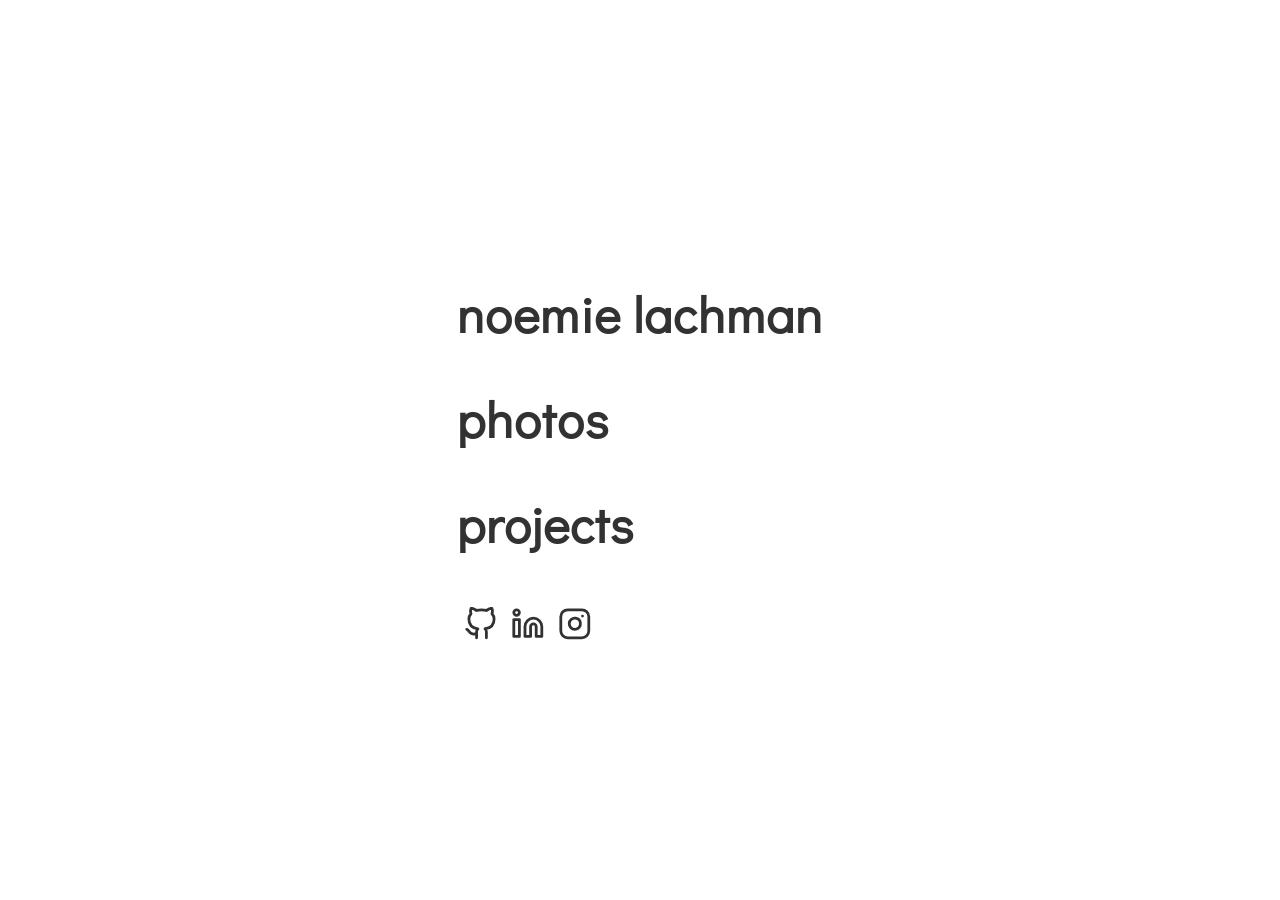
<file: index.html>
<!DOCTYPE html>
<html lang="en-us">

<head>
	<meta name="generator" content="Hugo 0.81.0" />
	<meta charset="UTF-8">
	<meta name="viewport" content="width=device-width, initial-scale=1.0">
	<meta http-equiv="X-UA-Compatible" content="ie=edge">
<meta itemprop="name" content="">
<meta itemprop="description" content=""><meta property="og:title" content="" />
<meta property="og:description" content="" />
<meta property="og:type" content="website" />
<meta property="og:url" content="/" />

<meta name="twitter:card" content="summary"/>
<meta name="twitter:title" content=""/>
<meta name="twitter:description" content=""/>

	<link rel="apple-touch-icon" sizes="180x180" href="/apple-touch-icon.png">
	<link rel="icon" type="image/png" sizes="32x32" href="/favicon-32x32.png">
	<link rel="icon" type="image/png" sizes="16x16" href="/favicon-16x16.png">
	<link rel="manifest" href="/site.webmanifest">
	<link rel="mask-icon" href="/safari-pinned-tab.svg" color="">
	<link rel="shortcut icon" href="/favicon.ico">

	<title></title>
	<link rel="alternate" type="application/rss+xml" href="/index.xml" title="" />
	<link rel="stylesheet" href="/css/style.min.03078b01bf6d91a5902232f281b65304de1fa9ef5adf7d3e9c5ba7675fb6108a.css" integrity="sha256-AweLAb9tkaWQIjLygbZTBN4fqe9a330+nFunZ1+2EIo=" crossorigin="anonymous">
	
    
  <link rel="stylesheet" href='https://fonts.googleapis.com/css?family=Didact+Gothic|Didact+Gothic+Mono' />
  <style> html {font-family: 'Didact Gothic', sans-serif; } </style>
  <style> body {font-family: 'Didact Gothic', sans-serif; } </style>
  <style> h1 {font-family: 'Didact Gothic', sans-serif; } </style>
  <style> h2 {font-family: 'Didact Gothic', sans-serif; } </style>
  <style> h3 {font-family: 'Didact Gothic', sans-serif; } </style>
  <style> h4 {font-family: 'Didact Gothic', sans-serif; } </style>
  <style> h5 {font-family: 'Didact Gothic', sans-serif; } </style>
  <style> h6 {font-family: 'Didact Gothic', sans-serif; } </style>
  <style> pre {font-family: 'Didact Gothic Mono', monospace; } </style>
  <style> code {font-family: 'Didact Gothic Mono', monospace; } </style>   

</head>

<body id="page">
	
	<div id="spotlight" class="animated fadeIn">
		<div id="home-center">
			<h1 id="home-title"></h1>
			<nav id="home-nav" class="site-nav">
				
				<a href="/about/">noemie lachman</a>
				<a href="/photos/">photos</a>
				<a href="/projects/">projects</a>

			</nav>
			<div id="home-social">
				<a href="https://github.com/noemielach" target="_blank" rel="noopener me" title="Github"><svg xmlns="http://www.w3.org/2000/svg" class="feather" width="24" height="24" viewBox="0 0 24 24" fill="none" stroke="currentColor" stroke-width="2" stroke-linecap="round" stroke-linejoin="round"><path d="M9 19c-5 1.5-5-2.5-7-3m14 6v-3.87a3.37 3.37 0 0 0-.94-2.61c3.14-.35 6.44-1.54 6.44-7A5.44 5.44 0 0 0 20 4.77 5.07 5.07 0 0 0 19.91 1S18.73.65 16 2.48a13.38 13.38 0 0 0-7 0C6.27.65 5.09 1 5.09 1A5.07 5.07 0 0 0 5 4.77a5.44 5.44 0 0 0-1.5 3.78c0 5.42 3.3 6.61 6.44 7A3.37 3.37 0 0 0 9 18.13V22"></path></svg></a><a href="https://www.linkedin.com/in/noemie-lachman-31035b119/" target="_blank" rel="noopener me" title="Linkedin"><svg xmlns="http://www.w3.org/2000/svg" class="feather" width="24" height="24" viewBox="0 0 24 24" fill="none" stroke="currentColor" stroke-width="2" stroke-linecap="round" stroke-linejoin="round"><path d="M16 8a6 6 0 0 1 6 6v7h-4v-7a2 2 0 0 0-2-2 2 2 0 0 0-2 2v7h-4v-7a6 6 0 0 1 6-6z"></path><rect x="2" y="9" width="4" height="12"></rect><circle cx="4" cy="4" r="2"></circle></svg></a><a href="https://instagram.com/noemielach" target="_blank" rel="noopener me" title="Instagram"><svg xmlns="http://www.w3.org/2000/svg" class="feather" width="24" height="24" viewBox="0 0 24 24" fill="none" stroke="currentColor" stroke-width="2" stroke-linecap="round" stroke-linejoin="round"><rect x="2" y="2" width="20" height="20" rx="5" ry="5"></rect><path d="M16 11.37A4 4 0 1 1 12.63 8 4 4 0 0 1 16 11.37z"></path><line x1="17.5" y1="6.5" x2="17.5" y2="6.5"></line></svg></a>
			</div>
		</div>
	</div>


	<script src="/js/bundle.min.7d8545daa55d62427355498dd8da13f98ff79a7938ce7d2a5e2ae1ec0de3beb8.js" integrity="sha256-fYVF2qVdYkJzVUmN2NoT+Y/3mnk4zn0qXirh7A3jvrg=" crossorigin="anonymous"></script>
	

</body>

</html>
</file>
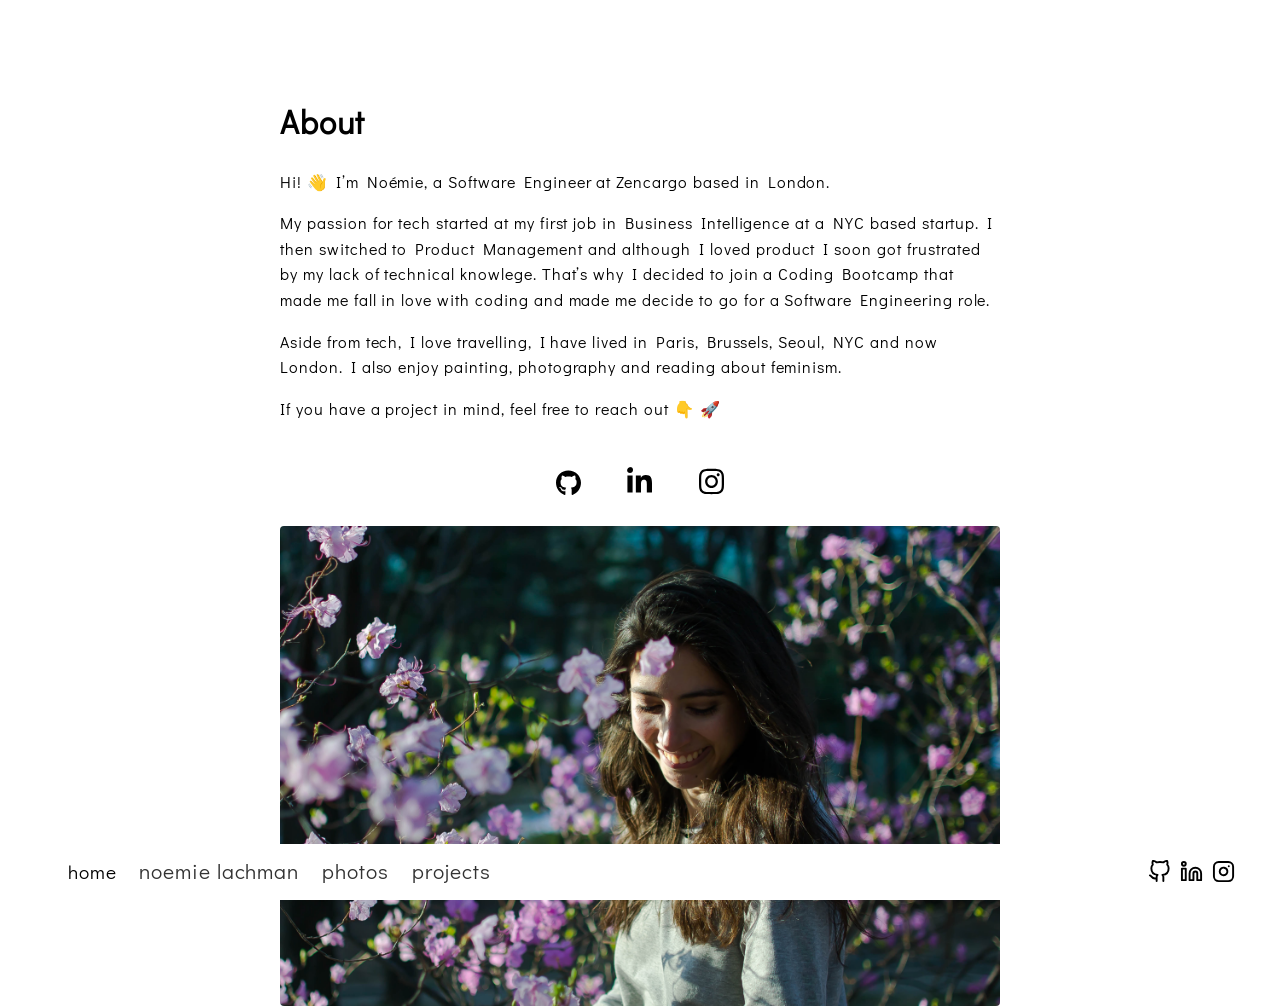
<file: about/index.html>
<!DOCTYPE html>
<html lang="en-us">

<head>
	<meta charset="UTF-8">
	<meta name="viewport" content="width=device-width, initial-scale=1.0">
	<meta http-equiv="X-UA-Compatible" content="ie=edge">
<meta itemprop="name" content="About">
<meta itemprop="description" content="Hi! 👋 I&rsquo;m Noémie, a Software Engineer at Zencargo based in London.
My passion for tech started at my first job in Business Intelligence at a NYC based startup. I then switched to Product Management and although I loved product I soon got frustrated by my lack of technical knowlege. That&rsquo;s why I decided to join a Coding Bootcamp that made me fall in love with coding and made me decide to go for a Software Engineering role."><meta itemprop="datePublished" content="2021-03-12T20:31:40&#43;00:00" />
<meta itemprop="dateModified" content="2021-03-12T20:31:40&#43;00:00" />
<meta itemprop="wordCount" content="118">
<meta itemprop="keywords" content="" /><meta property="og:title" content="About" />
<meta property="og:description" content="Hi! 👋 I&rsquo;m Noémie, a Software Engineer at Zencargo based in London.
My passion for tech started at my first job in Business Intelligence at a NYC based startup. I then switched to Product Management and although I loved product I soon got frustrated by my lack of technical knowlege. That&rsquo;s why I decided to join a Coding Bootcamp that made me fall in love with coding and made me decide to go for a Software Engineering role." />
<meta property="og:type" content="article" />
<meta property="og:url" content="/about/" /><meta property="article:section" content="" />
<meta property="article:published_time" content="2021-03-12T20:31:40&#43;00:00" />
<meta property="article:modified_time" content="2021-03-12T20:31:40&#43;00:00" />

<meta name="twitter:card" content="summary"/>
<meta name="twitter:title" content="About"/>
<meta name="twitter:description" content="Hi! 👋 I&rsquo;m Noémie, a Software Engineer at Zencargo based in London.
My passion for tech started at my first job in Business Intelligence at a NYC based startup. I then switched to Product Management and although I loved product I soon got frustrated by my lack of technical knowlege. That&rsquo;s why I decided to join a Coding Bootcamp that made me fall in love with coding and made me decide to go for a Software Engineering role."/>

	<link rel="apple-touch-icon" sizes="180x180" href="/apple-touch-icon.png">
	<link rel="icon" type="image/png" sizes="32x32" href="/favicon-32x32.png">
	<link rel="icon" type="image/png" sizes="16x16" href="/favicon-16x16.png">
	<link rel="manifest" href="/site.webmanifest">
	<link rel="mask-icon" href="/safari-pinned-tab.svg" color="">
	<link rel="shortcut icon" href="/favicon.ico">

	<title>About</title>
	<link rel="stylesheet" href="/css/style.min.03078b01bf6d91a5902232f281b65304de1fa9ef5adf7d3e9c5ba7675fb6108a.css" integrity="sha256-AweLAb9tkaWQIjLygbZTBN4fqe9a330+nFunZ1+2EIo=" crossorigin="anonymous">
	
    
  <link rel="stylesheet" href='https://fonts.googleapis.com/css?family=Didact+Gothic|Didact+Gothic+Mono' />
  <style> html {font-family: 'Didact Gothic', sans-serif; } </style>
  <style> body {font-family: 'Didact Gothic', sans-serif; } </style>
  <style> h1 {font-family: 'Didact Gothic', sans-serif; } </style>
  <style> h2 {font-family: 'Didact Gothic', sans-serif; } </style>
  <style> h3 {font-family: 'Didact Gothic', sans-serif; } </style>
  <style> h4 {font-family: 'Didact Gothic', sans-serif; } </style>
  <style> h5 {font-family: 'Didact Gothic', sans-serif; } </style>
  <style> h6 {font-family: 'Didact Gothic', sans-serif; } </style>
  <style> pre {font-family: 'Didact Gothic Mono', monospace; } </style>
  <style> code {font-family: 'Didact Gothic Mono', monospace; } </style>   

</head>

<body id="page">
	
	<header id="site-header" class="animated slideInUp">
		<div class="hdr-wrapper section-inner">
			<div class="hdr-left">
				<div class="site-branding">
					<a href="/"></a>
				</div>
        <a href="/">home</a>
				<nav class="site-nav hide-in-mobile">
					
				<a href="/about/">noemie lachman</a>
				<a href="/photos/">photos</a>
				<a href="/projects/">projects</a>

				</nav>
			</div>
			<div class="hdr-right hdr-icons">
				<span class="hdr-social hide-in-mobile"><a href="https://github.com/noemielach" target="_blank" rel="noopener me" title="Github"><svg xmlns="http://www.w3.org/2000/svg" class="feather" width="24" height="24" viewBox="0 0 24 24" fill="none" stroke="currentColor" stroke-width="2" stroke-linecap="round" stroke-linejoin="round"><path d="M9 19c-5 1.5-5-2.5-7-3m14 6v-3.87a3.37 3.37 0 0 0-.94-2.61c3.14-.35 6.44-1.54 6.44-7A5.44 5.44 0 0 0 20 4.77 5.07 5.07 0 0 0 19.91 1S18.73.65 16 2.48a13.38 13.38 0 0 0-7 0C6.27.65 5.09 1 5.09 1A5.07 5.07 0 0 0 5 4.77a5.44 5.44 0 0 0-1.5 3.78c0 5.42 3.3 6.61 6.44 7A3.37 3.37 0 0 0 9 18.13V22"></path></svg></a><a href="https://www.linkedin.com/in/noemie-lachman-31035b119/" target="_blank" rel="noopener me" title="Linkedin"><svg xmlns="http://www.w3.org/2000/svg" class="feather" width="24" height="24" viewBox="0 0 24 24" fill="none" stroke="currentColor" stroke-width="2" stroke-linecap="round" stroke-linejoin="round"><path d="M16 8a6 6 0 0 1 6 6v7h-4v-7a2 2 0 0 0-2-2 2 2 0 0 0-2 2v7h-4v-7a6 6 0 0 1 6-6z"></path><rect x="2" y="9" width="4" height="12"></rect><circle cx="4" cy="4" r="2"></circle></svg></a><a href="https://instagram.com/noemielach" target="_blank" rel="noopener me" title="Instagram"><svg xmlns="http://www.w3.org/2000/svg" class="feather" width="24" height="24" viewBox="0 0 24 24" fill="none" stroke="currentColor" stroke-width="2" stroke-linecap="round" stroke-linejoin="round"><rect x="2" y="2" width="20" height="20" rx="5" ry="5"></rect><path d="M16 11.37A4 4 0 1 1 12.63 8 4 4 0 0 1 16 11.37z"></path><line x1="17.5" y1="6.5" x2="17.5" y2="6.5"></line></svg></a></span><button id="menu-btn" class="hdr-btn" title="Menu"><svg xmlns="http://www.w3.org/2000/svg" width="24" height="24" viewBox="0 0 24 24" fill="none" stroke="currentColor" stroke-width="2" stroke-linecap="round" stroke-linejoin="round" class="feather feather-menu"><line x1="3" y1="12" x2="21" y2="12"></line><line x1="3" y1="6" x2="21" y2="6"></line><line x1="3" y1="18" x2="21" y2="18"></line></svg></button>
			</div>
		</div>
	</header>
	<div id="mobile-menu" class="animated fast">
		<ul>
			<li><a href="/about/">noemie lachman</a></li>
			<li><a href="/photos/">photos</a></li>
			<li><a href="/projects/">projects</a></li>
		</ul>
	</div>


	<main class="site-main section-inner thin animated fadeIn faster">
		<h1>About</h1>
		<div class="content">
			<p>Hi! 👋 I&rsquo;m Noémie, a Software Engineer at Zencargo based in London.</p>
<p>My passion for tech started at my first job in Business Intelligence at a NYC based startup. I then switched to Product Management and although I loved product I soon got frustrated by my lack of technical knowlege. That&rsquo;s why I decided to join a Coding Bootcamp that made me fall in love with coding and made me decide to go for a Software Engineering role.</p>
<p>Aside from tech, I love travelling, I have lived in Paris, Brussels, Seoul, NYC and now London. I also enjoy painting, photography and reading about feminism.</p>
<p>If you have a project in mind, feel free to reach out 👇 🚀</p>


  <div id="table"> 
    <br>
    <table style="width:30%; color:white; margin:auto;">
        <tr>
            <th>
                <a href="https://github.com/noemielach" target=”_blank”>
                    <img src="/icons/github.svg" alt="Github" width="25" height="30">
                </a>
            </th>
            <th>
                <a href="https://www.linkedin.com/in/noemie-lachman-31035b119/" target=”_blank”>
                    <img src="/icons/linkedin.svg" alt="Linkedin" width="25" height="30">
                </a>
            </th>
            <th>
                <a href="https://www.instagram.com/noemielach/?hl=fr" target=”_blank”>
                    <img src="/icons/instagram.svg" alt="Instagram" width="25" height="30">
                </a>
            </th>
        </tr>
    </table>
    <br>
    <img src="/img/meme.jpg" alt="Noemie Lachman" width="100%">
  </div>


		</div>
	</main>




	<script src="/js/bundle.min.7d8545daa55d62427355498dd8da13f98ff79a7938ce7d2a5e2ae1ec0de3beb8.js" integrity="sha256-fYVF2qVdYkJzVUmN2NoT+Y/3mnk4zn0qXirh7A3jvrg=" crossorigin="anonymous"></script>
	

</body>

</html>
</file>
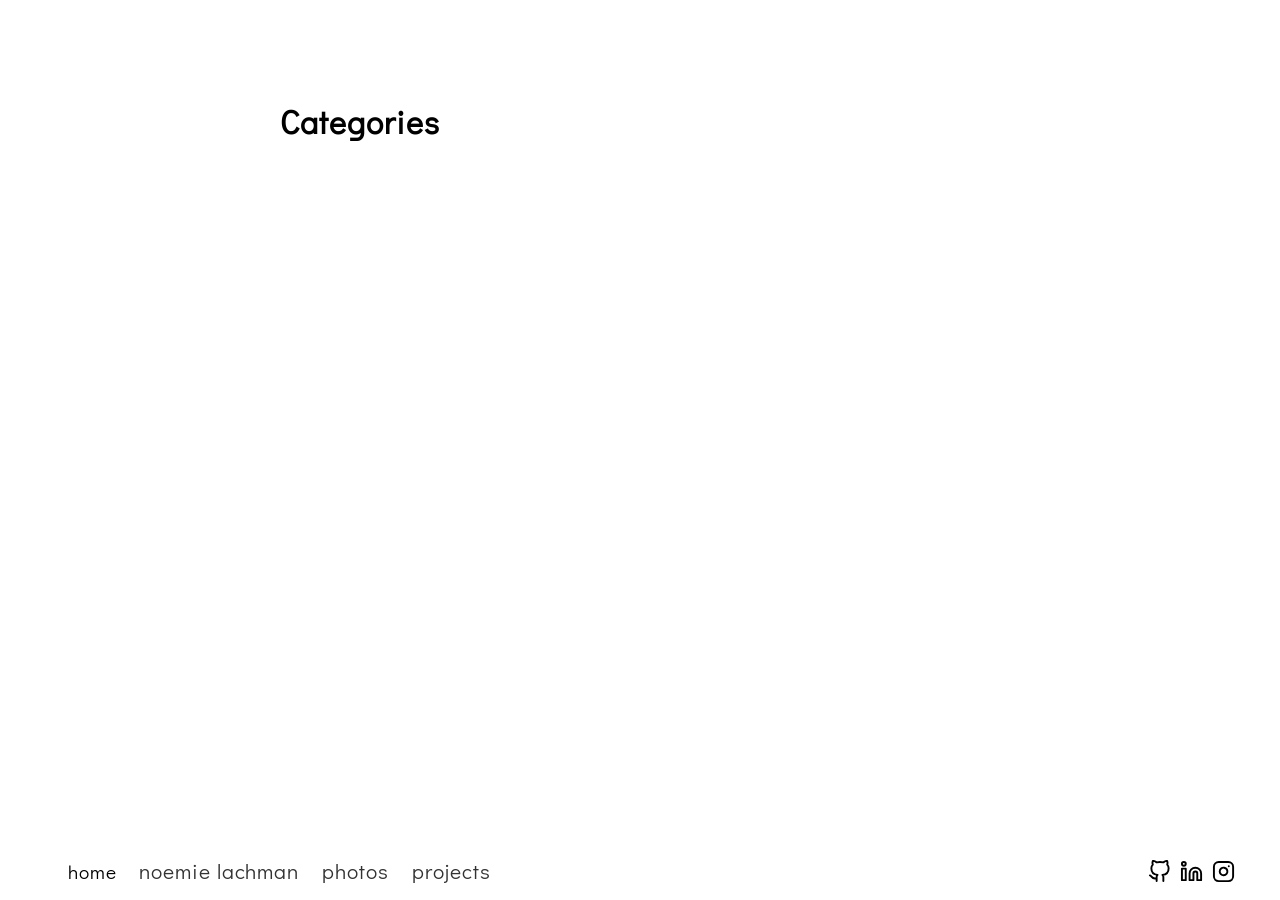
<file: categories/index.html>
<!DOCTYPE html>
<html lang="en-us">

<head>
	<meta charset="UTF-8">
	<meta name="viewport" content="width=device-width, initial-scale=1.0">
	<meta http-equiv="X-UA-Compatible" content="ie=edge">
<meta itemprop="name" content="Categories">
<meta itemprop="description" content=""><meta property="og:title" content="Categories" />
<meta property="og:description" content="" />
<meta property="og:type" content="website" />
<meta property="og:url" content="/categories/" />

<meta name="twitter:card" content="summary"/>
<meta name="twitter:title" content="Categories"/>
<meta name="twitter:description" content=""/>

	<link rel="apple-touch-icon" sizes="180x180" href="/apple-touch-icon.png">
	<link rel="icon" type="image/png" sizes="32x32" href="/favicon-32x32.png">
	<link rel="icon" type="image/png" sizes="16x16" href="/favicon-16x16.png">
	<link rel="manifest" href="/site.webmanifest">
	<link rel="mask-icon" href="/safari-pinned-tab.svg" color="">
	<link rel="shortcut icon" href="/favicon.ico">

	<title>Categories</title>
	<link rel="alternate" type="application/rss+xml" href="/categories/index.xml" title="Categories" />
	<link rel="stylesheet" href="/css/style.min.03078b01bf6d91a5902232f281b65304de1fa9ef5adf7d3e9c5ba7675fb6108a.css" integrity="sha256-AweLAb9tkaWQIjLygbZTBN4fqe9a330+nFunZ1+2EIo=" crossorigin="anonymous">
    
  <link rel="stylesheet" href='https://fonts.googleapis.com/css?family=Didact+Gothic|Didact+Gothic+Mono' />
  <style> html {font-family: 'Didact Gothic', sans-serif; } </style>
  <style> body {font-family: 'Didact Gothic', sans-serif; } </style>
  <style> h1 {font-family: 'Didact Gothic', sans-serif; } </style>
  <style> h2 {font-family: 'Didact Gothic', sans-serif; } </style>
  <style> h3 {font-family: 'Didact Gothic', sans-serif; } </style>
  <style> h4 {font-family: 'Didact Gothic', sans-serif; } </style>
  <style> h5 {font-family: 'Didact Gothic', sans-serif; } </style>
  <style> h6 {font-family: 'Didact Gothic', sans-serif; } </style>
  <style> pre {font-family: 'Didact Gothic Mono', monospace; } </style>
  <style> code {font-family: 'Didact Gothic Mono', monospace; } </style>   

</head>

<body id="page">
	
	<header id="site-header" class="animated slideInUp">
		<div class="hdr-wrapper section-inner">
			<div class="hdr-left">
				<div class="site-branding">
					<a href="/"></a>
				</div>
        <a href="/">home</a>
				<nav class="site-nav hide-in-mobile">
					
				<a href="/about/">noemie lachman</a>
				<a href="/photos/">photos</a>
				<a href="/projects/">projects</a>

				</nav>
			</div>
			<div class="hdr-right hdr-icons">
				<span class="hdr-social hide-in-mobile"><a href="https://github.com/noemielach" target="_blank" rel="noopener me" title="Github"><svg xmlns="http://www.w3.org/2000/svg" class="feather" width="24" height="24" viewBox="0 0 24 24" fill="none" stroke="currentColor" stroke-width="2" stroke-linecap="round" stroke-linejoin="round"><path d="M9 19c-5 1.5-5-2.5-7-3m14 6v-3.87a3.37 3.37 0 0 0-.94-2.61c3.14-.35 6.44-1.54 6.44-7A5.44 5.44 0 0 0 20 4.77 5.07 5.07 0 0 0 19.91 1S18.73.65 16 2.48a13.38 13.38 0 0 0-7 0C6.27.65 5.09 1 5.09 1A5.07 5.07 0 0 0 5 4.77a5.44 5.44 0 0 0-1.5 3.78c0 5.42 3.3 6.61 6.44 7A3.37 3.37 0 0 0 9 18.13V22"></path></svg></a><a href="https://www.linkedin.com/in/noemie-lachman-31035b119/" target="_blank" rel="noopener me" title="Linkedin"><svg xmlns="http://www.w3.org/2000/svg" class="feather" width="24" height="24" viewBox="0 0 24 24" fill="none" stroke="currentColor" stroke-width="2" stroke-linecap="round" stroke-linejoin="round"><path d="M16 8a6 6 0 0 1 6 6v7h-4v-7a2 2 0 0 0-2-2 2 2 0 0 0-2 2v7h-4v-7a6 6 0 0 1 6-6z"></path><rect x="2" y="9" width="4" height="12"></rect><circle cx="4" cy="4" r="2"></circle></svg></a><a href="https://instagram.com/noemielach" target="_blank" rel="noopener me" title="Instagram"><svg xmlns="http://www.w3.org/2000/svg" class="feather" width="24" height="24" viewBox="0 0 24 24" fill="none" stroke="currentColor" stroke-width="2" stroke-linecap="round" stroke-linejoin="round"><rect x="2" y="2" width="20" height="20" rx="5" ry="5"></rect><path d="M16 11.37A4 4 0 1 1 12.63 8 4 4 0 0 1 16 11.37z"></path><line x1="17.5" y1="6.5" x2="17.5" y2="6.5"></line></svg></a></span><button id="menu-btn" class="hdr-btn" title="Menu"><svg xmlns="http://www.w3.org/2000/svg" width="24" height="24" viewBox="0 0 24 24" fill="none" stroke="currentColor" stroke-width="2" stroke-linecap="round" stroke-linejoin="round" class="feather feather-menu"><line x1="3" y1="12" x2="21" y2="12"></line><line x1="3" y1="6" x2="21" y2="6"></line><line x1="3" y1="18" x2="21" y2="18"></line></svg></button>
			</div>
		</div>
	</header>
	<div id="mobile-menu" class="animated fast">
		<ul>
			<li><a href="/about/">noemie lachman</a></li>
			<li><a href="/photos/">photos</a></li>
			<li><a href="/projects/">projects</a></li>
		</ul>
	</div>


	<main class="site-main section-inner thin animated fadeIn faster">
		<h1>Categories</h1>
	</main>




	<script src="/js/bundle.min.7d8545daa55d62427355498dd8da13f98ff79a7938ce7d2a5e2ae1ec0de3beb8.js" integrity="sha256-fYVF2qVdYkJzVUmN2NoT+Y/3mnk4zn0qXirh7A3jvrg=" crossorigin="anonymous"></script>
	

</body>

</html>
</file>
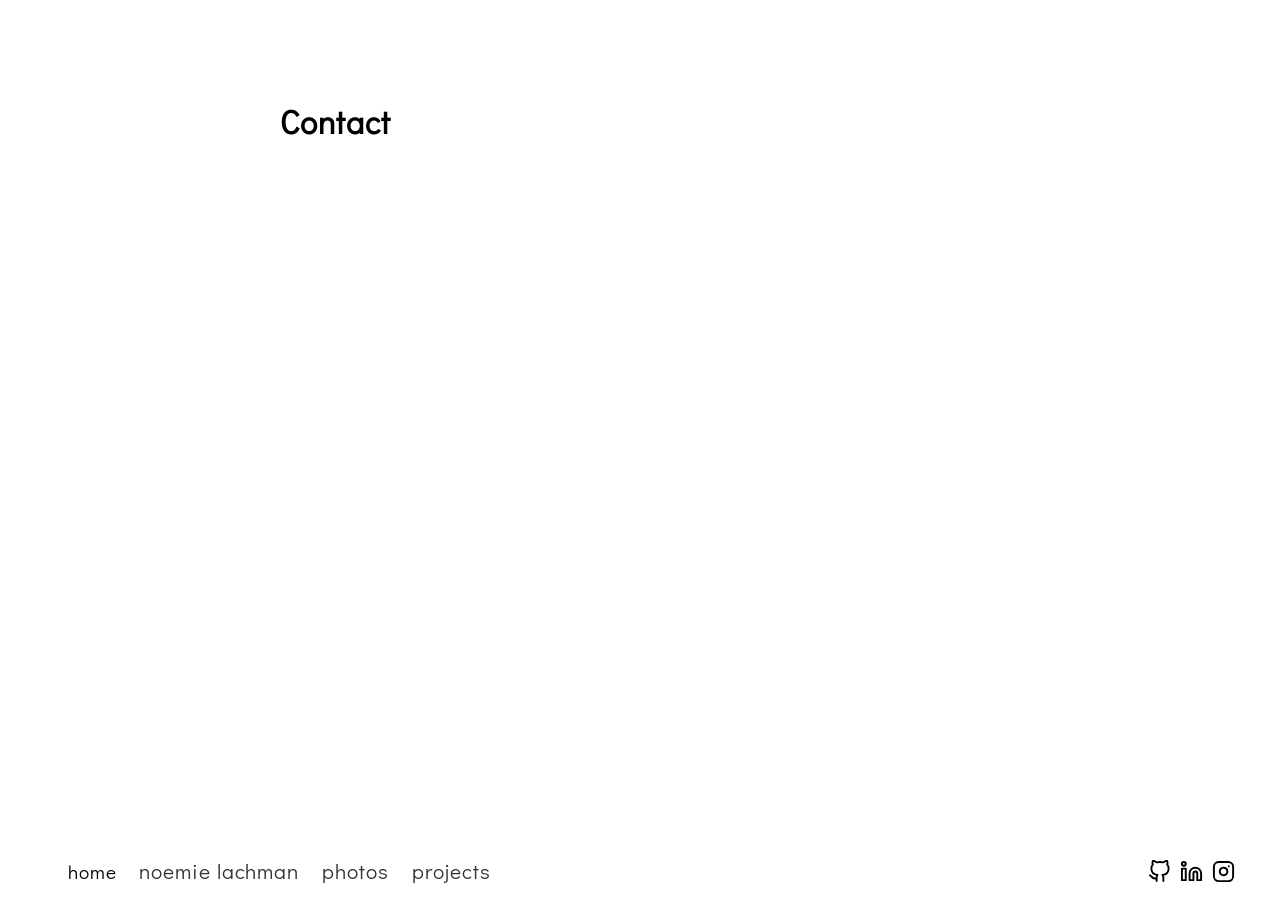
<file: contact/index.html>
<!DOCTYPE html>
<html lang="en-us">

<head>
	<meta charset="UTF-8">
	<meta name="viewport" content="width=device-width, initial-scale=1.0">
	<meta http-equiv="X-UA-Compatible" content="ie=edge">
<meta itemprop="name" content="Contact">
<meta itemprop="description" content=""><meta itemprop="datePublished" content="2021-03-13T11:12:05&#43;00:00" />
<meta itemprop="dateModified" content="2021-03-13T11:12:05&#43;00:00" />
<meta itemprop="wordCount" content="0">
<meta itemprop="keywords" content="" /><meta property="og:title" content="Contact" />
<meta property="og:description" content="" />
<meta property="og:type" content="article" />
<meta property="og:url" content="/contact/" /><meta property="article:section" content="" />
<meta property="article:published_time" content="2021-03-13T11:12:05&#43;00:00" />
<meta property="article:modified_time" content="2021-03-13T11:12:05&#43;00:00" />

<meta name="twitter:card" content="summary"/>
<meta name="twitter:title" content="Contact"/>
<meta name="twitter:description" content=""/>

	<link rel="apple-touch-icon" sizes="180x180" href="/apple-touch-icon.png">
	<link rel="icon" type="image/png" sizes="32x32" href="/favicon-32x32.png">
	<link rel="icon" type="image/png" sizes="16x16" href="/favicon-16x16.png">
	<link rel="manifest" href="/site.webmanifest">
	<link rel="mask-icon" href="/safari-pinned-tab.svg" color="">
	<link rel="shortcut icon" href="/favicon.ico">

	<title>Contact</title>
	<link rel="stylesheet" href="/css/style.min.03078b01bf6d91a5902232f281b65304de1fa9ef5adf7d3e9c5ba7675fb6108a.css" integrity="sha256-AweLAb9tkaWQIjLygbZTBN4fqe9a330+nFunZ1+2EIo=" crossorigin="anonymous">
	
    
  <link rel="stylesheet" href='https://fonts.googleapis.com/css?family=Didact+Gothic|Didact+Gothic+Mono' />
  <style> html {font-family: 'Didact Gothic', sans-serif; } </style>
  <style> body {font-family: 'Didact Gothic', sans-serif; } </style>
  <style> h1 {font-family: 'Didact Gothic', sans-serif; } </style>
  <style> h2 {font-family: 'Didact Gothic', sans-serif; } </style>
  <style> h3 {font-family: 'Didact Gothic', sans-serif; } </style>
  <style> h4 {font-family: 'Didact Gothic', sans-serif; } </style>
  <style> h5 {font-family: 'Didact Gothic', sans-serif; } </style>
  <style> h6 {font-family: 'Didact Gothic', sans-serif; } </style>
  <style> pre {font-family: 'Didact Gothic Mono', monospace; } </style>
  <style> code {font-family: 'Didact Gothic Mono', monospace; } </style>   

</head>

<body id="page">
	
	<header id="site-header" class="animated slideInUp">
		<div class="hdr-wrapper section-inner">
			<div class="hdr-left">
				<div class="site-branding">
					<a href="/"></a>
				</div>
        <a href="/">home</a>
				<nav class="site-nav hide-in-mobile">
					
				<a href="/about/">noemie lachman</a>
				<a href="/photos/">photos</a>
				<a href="/projects/">projects</a>

				</nav>
			</div>
			<div class="hdr-right hdr-icons">
				<span class="hdr-social hide-in-mobile"><a href="https://github.com/noemielach" target="_blank" rel="noopener me" title="Github"><svg xmlns="http://www.w3.org/2000/svg" class="feather" width="24" height="24" viewBox="0 0 24 24" fill="none" stroke="currentColor" stroke-width="2" stroke-linecap="round" stroke-linejoin="round"><path d="M9 19c-5 1.5-5-2.5-7-3m14 6v-3.87a3.37 3.37 0 0 0-.94-2.61c3.14-.35 6.44-1.54 6.44-7A5.44 5.44 0 0 0 20 4.77 5.07 5.07 0 0 0 19.91 1S18.73.65 16 2.48a13.38 13.38 0 0 0-7 0C6.27.65 5.09 1 5.09 1A5.07 5.07 0 0 0 5 4.77a5.44 5.44 0 0 0-1.5 3.78c0 5.42 3.3 6.61 6.44 7A3.37 3.37 0 0 0 9 18.13V22"></path></svg></a><a href="https://www.linkedin.com/in/noemie-lachman-31035b119/" target="_blank" rel="noopener me" title="Linkedin"><svg xmlns="http://www.w3.org/2000/svg" class="feather" width="24" height="24" viewBox="0 0 24 24" fill="none" stroke="currentColor" stroke-width="2" stroke-linecap="round" stroke-linejoin="round"><path d="M16 8a6 6 0 0 1 6 6v7h-4v-7a2 2 0 0 0-2-2 2 2 0 0 0-2 2v7h-4v-7a6 6 0 0 1 6-6z"></path><rect x="2" y="9" width="4" height="12"></rect><circle cx="4" cy="4" r="2"></circle></svg></a><a href="https://instagram.com/noemielach" target="_blank" rel="noopener me" title="Instagram"><svg xmlns="http://www.w3.org/2000/svg" class="feather" width="24" height="24" viewBox="0 0 24 24" fill="none" stroke="currentColor" stroke-width="2" stroke-linecap="round" stroke-linejoin="round"><rect x="2" y="2" width="20" height="20" rx="5" ry="5"></rect><path d="M16 11.37A4 4 0 1 1 12.63 8 4 4 0 0 1 16 11.37z"></path><line x1="17.5" y1="6.5" x2="17.5" y2="6.5"></line></svg></a></span><button id="menu-btn" class="hdr-btn" title="Menu"><svg xmlns="http://www.w3.org/2000/svg" width="24" height="24" viewBox="0 0 24 24" fill="none" stroke="currentColor" stroke-width="2" stroke-linecap="round" stroke-linejoin="round" class="feather feather-menu"><line x1="3" y1="12" x2="21" y2="12"></line><line x1="3" y1="6" x2="21" y2="6"></line><line x1="3" y1="18" x2="21" y2="18"></line></svg></button>
			</div>
		</div>
	</header>
	<div id="mobile-menu" class="animated fast">
		<ul>
			<li><a href="/about/">noemie lachman</a></li>
			<li><a href="/photos/">photos</a></li>
			<li><a href="/projects/">projects</a></li>
		</ul>
	</div>


	<main class="site-main section-inner thin animated fadeIn faster">
		<h1>Contact</h1>
		<div class="content">
			
		</div>
	</main>




	<script src="/js/bundle.min.7d8545daa55d62427355498dd8da13f98ff79a7938ce7d2a5e2ae1ec0de3beb8.js" integrity="sha256-fYVF2qVdYkJzVUmN2NoT+Y/3mnk4zn0qXirh7A3jvrg=" crossorigin="anonymous"></script>
	

</body>

</html>
</file>
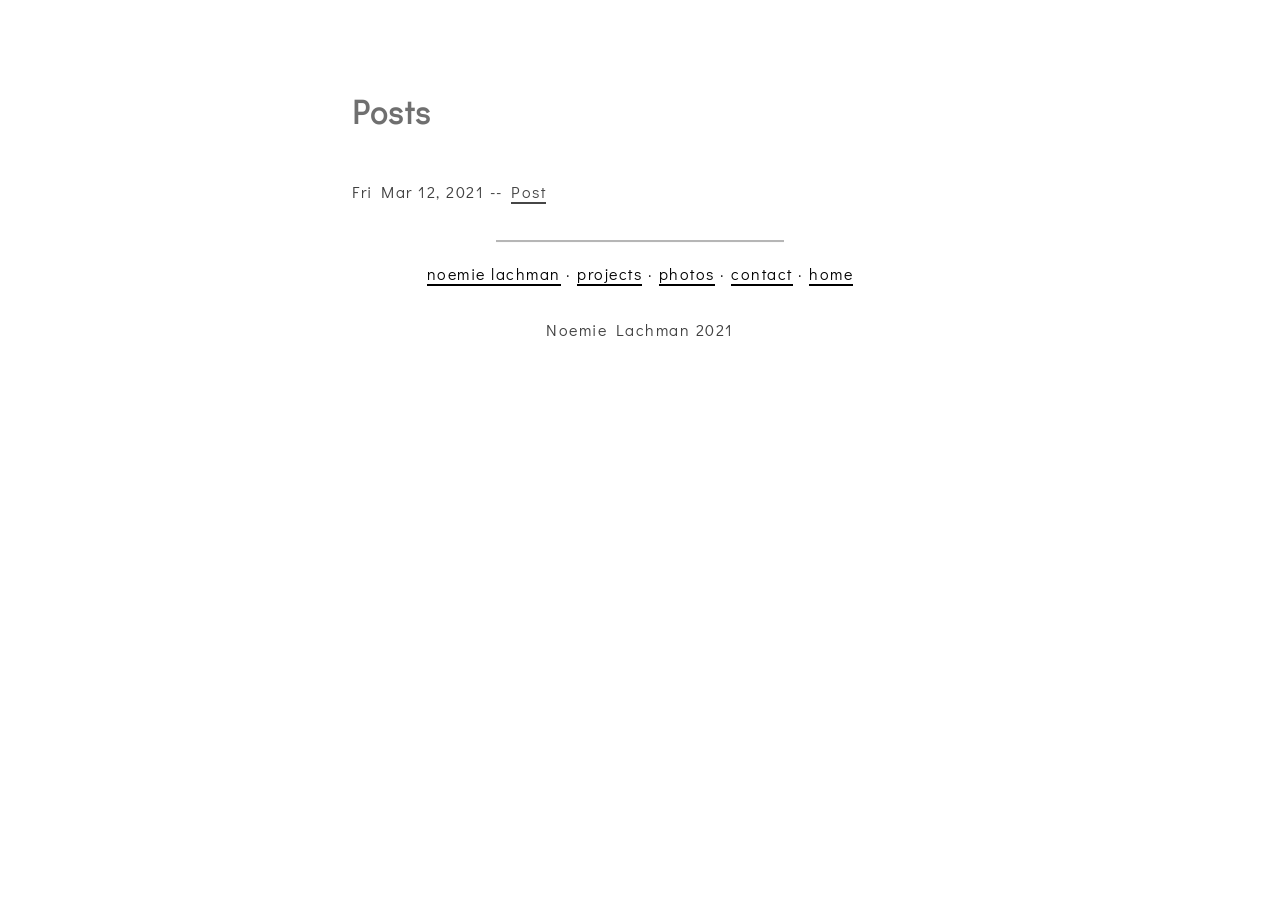
<file: posts/index.html>
<!DOCTYPE html>
<html>

<head>
    
    <meta charset="utf-8">
<meta http-equiv="X-UA-Compatible" content="chrome=1">
<meta name="HandheldFriendly" content="True">
<meta name="MobileOptimized" content="320">
<meta name="viewport" content="width=device-width, initial-scale=1.0">
<meta name="referrer" content="no-referrer">

<title>
    Posts - My New Hugo Site
</title>
<link href="/posts/index.xml" rel="alternate" type="application/rss+xml" title="My New Hugo Site" />








<link rel="stylesheet" href="/css/main.min.b02856b3976a1b34224d06cc0968f570117c0374adf7bfb0cd69a8390da67299.css" integrity="sha256-sChWs5dqGzQiTQbMCWj1cBF8A3St97&#43;wzWmoOQ2mcpk=" crossorigin="anonymous" media="screen">




  






<link rel="stylesheet" href="https://fonts.googleapis.com/css?family=Didact+Gothic">

<meta name="twitter:card" content="summary"/>
<meta name="twitter:title" content="Posts"/>
<meta name="twitter:description" content=""/>

<meta property="og:title" content="Posts" />
<meta property="og:description" content="" />
<meta property="og:type" content="website" />
<meta property="og:url" content="/posts/" />



    

    
    
    
    <title>
        
        Posts
        
    </title>
</head>

<body>
    
    
    <header class="wrap flex-container">
        <h1>Posts</h1>
    </header>
    
    <main class="wrap">
        
<article class="flex-container">
    
</article>
<nav role="navigation">
    <ul>
        
        <li>
            
            Fri Mar 12, 2021 --
            
            <a href="/posts/post/">
                Post
            </a>
        </li>
        
    </ul>
</nav>


        
        
        <nav role="navigation" class="flex-container bottom-menu">
            
<hr />
<p>


    

    
        
            <a href="/about">noemie lachman</a>
        
    
    
        
            &#183; 
            <a href="/posts">projects</a>
        
            &#183; 
            <a href="/photos">photos</a>
        
            &#183; 
            <a href="/contact">contact</a>
        
    
    
    
        &#183; 
        <a href="/">
            home
        </a>
    

</p>
        </nav>
        
        
    </main>
    
    <footer class="flex-container footer">Noemie Lachman 2021
</footer>
    
    
</body>

</html>
</file>
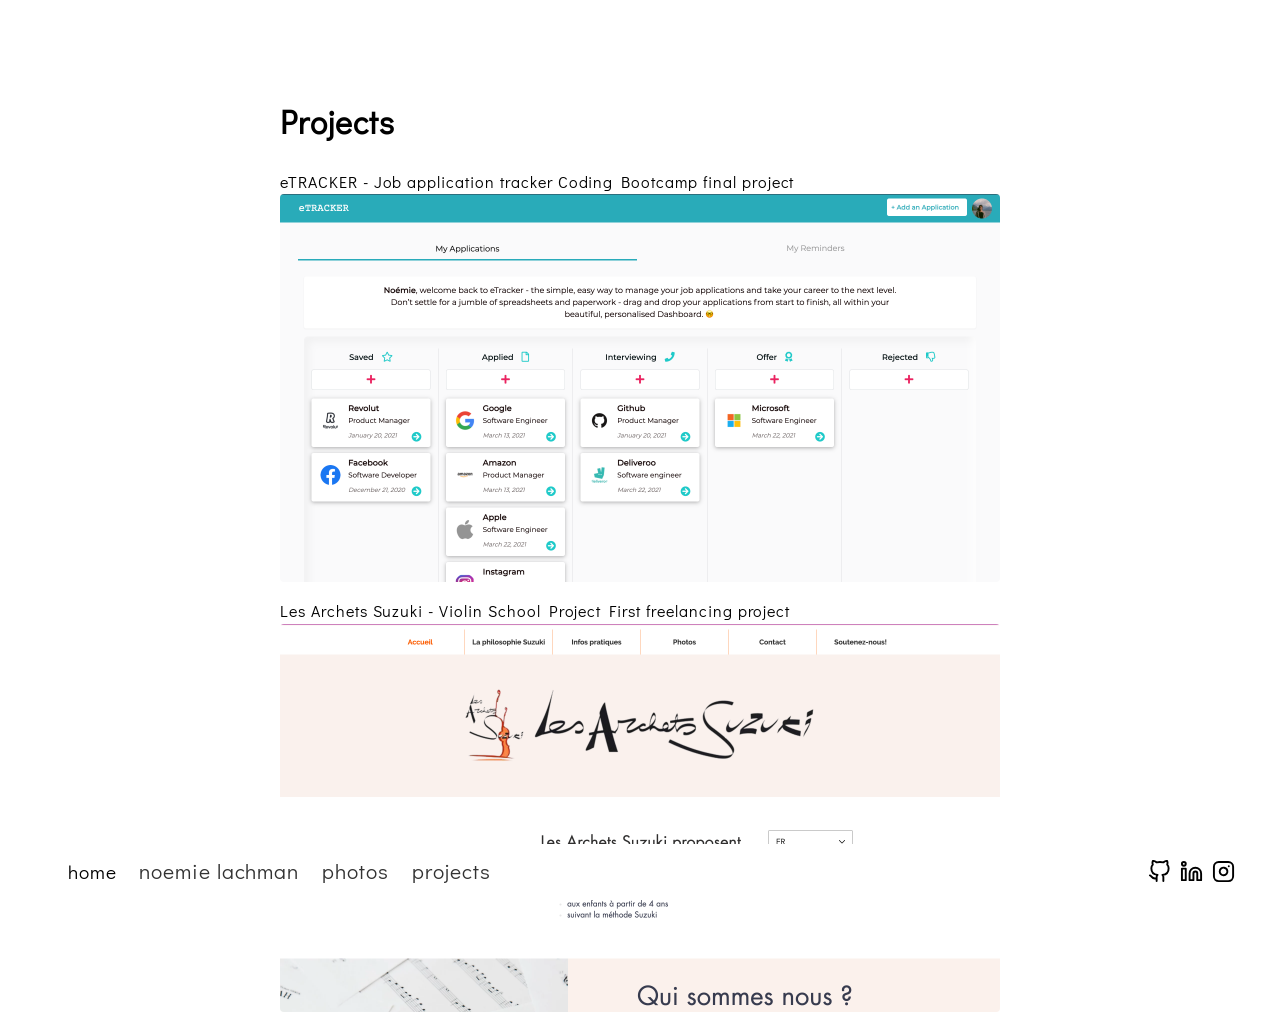
<file: projects/index.html>
<!DOCTYPE html>
<html lang="en-us">

<head>
	<meta charset="UTF-8">
	<meta name="viewport" content="width=device-width, initial-scale=1.0">
	<meta http-equiv="X-UA-Compatible" content="ie=edge">
<meta itemprop="name" content="Projects">
<meta itemprop="description" content="eTRACKER - Job application tracker Coding Bootcamp final project Les Archets Suzuki - Violin School Project First freelancing project "><meta itemprop="datePublished" content="2021-03-12T20:31:52&#43;00:00" />
<meta itemprop="dateModified" content="2021-03-12T20:31:52&#43;00:00" />
<meta itemprop="wordCount" content="19">
<meta itemprop="keywords" content="" /><meta property="og:title" content="Projects" />
<meta property="og:description" content="eTRACKER - Job application tracker Coding Bootcamp final project Les Archets Suzuki - Violin School Project First freelancing project " />
<meta property="og:type" content="article" />
<meta property="og:url" content="/projects/" /><meta property="article:section" content="" />
<meta property="article:published_time" content="2021-03-12T20:31:52&#43;00:00" />
<meta property="article:modified_time" content="2021-03-12T20:31:52&#43;00:00" />

<meta name="twitter:card" content="summary"/>
<meta name="twitter:title" content="Projects"/>
<meta name="twitter:description" content="eTRACKER - Job application tracker Coding Bootcamp final project Les Archets Suzuki - Violin School Project First freelancing project "/>

	<link rel="apple-touch-icon" sizes="180x180" href="/apple-touch-icon.png">
	<link rel="icon" type="image/png" sizes="32x32" href="/favicon-32x32.png">
	<link rel="icon" type="image/png" sizes="16x16" href="/favicon-16x16.png">
	<link rel="manifest" href="/site.webmanifest">
	<link rel="mask-icon" href="/safari-pinned-tab.svg" color="">
	<link rel="shortcut icon" href="/favicon.ico">

	<title>Projects</title>
	<link rel="stylesheet" href="/css/style.min.03078b01bf6d91a5902232f281b65304de1fa9ef5adf7d3e9c5ba7675fb6108a.css" integrity="sha256-AweLAb9tkaWQIjLygbZTBN4fqe9a330+nFunZ1+2EIo=" crossorigin="anonymous">
	
    
  <link rel="stylesheet" href='https://fonts.googleapis.com/css?family=Didact+Gothic|Didact+Gothic+Mono' />
  <style> html {font-family: 'Didact Gothic', sans-serif; } </style>
  <style> body {font-family: 'Didact Gothic', sans-serif; } </style>
  <style> h1 {font-family: 'Didact Gothic', sans-serif; } </style>
  <style> h2 {font-family: 'Didact Gothic', sans-serif; } </style>
  <style> h3 {font-family: 'Didact Gothic', sans-serif; } </style>
  <style> h4 {font-family: 'Didact Gothic', sans-serif; } </style>
  <style> h5 {font-family: 'Didact Gothic', sans-serif; } </style>
  <style> h6 {font-family: 'Didact Gothic', sans-serif; } </style>
  <style> pre {font-family: 'Didact Gothic Mono', monospace; } </style>
  <style> code {font-family: 'Didact Gothic Mono', monospace; } </style>   

</head>

<body id="page">
	
	<header id="site-header" class="animated slideInUp">
		<div class="hdr-wrapper section-inner">
			<div class="hdr-left">
				<div class="site-branding">
					<a href="/"></a>
				</div>
        <a href="/">home</a>
				<nav class="site-nav hide-in-mobile">
					
				<a href="/about/">noemie lachman</a>
				<a href="/photos/">photos</a>
				<a href="/projects/">projects</a>

				</nav>
			</div>
			<div class="hdr-right hdr-icons">
				<span class="hdr-social hide-in-mobile"><a href="https://github.com/noemielach" target="_blank" rel="noopener me" title="Github"><svg xmlns="http://www.w3.org/2000/svg" class="feather" width="24" height="24" viewBox="0 0 24 24" fill="none" stroke="currentColor" stroke-width="2" stroke-linecap="round" stroke-linejoin="round"><path d="M9 19c-5 1.5-5-2.5-7-3m14 6v-3.87a3.37 3.37 0 0 0-.94-2.61c3.14-.35 6.44-1.54 6.44-7A5.44 5.44 0 0 0 20 4.77 5.07 5.07 0 0 0 19.91 1S18.73.65 16 2.48a13.38 13.38 0 0 0-7 0C6.27.65 5.09 1 5.09 1A5.07 5.07 0 0 0 5 4.77a5.44 5.44 0 0 0-1.5 3.78c0 5.42 3.3 6.61 6.44 7A3.37 3.37 0 0 0 9 18.13V22"></path></svg></a><a href="https://www.linkedin.com/in/noemie-lachman-31035b119/" target="_blank" rel="noopener me" title="Linkedin"><svg xmlns="http://www.w3.org/2000/svg" class="feather" width="24" height="24" viewBox="0 0 24 24" fill="none" stroke="currentColor" stroke-width="2" stroke-linecap="round" stroke-linejoin="round"><path d="M16 8a6 6 0 0 1 6 6v7h-4v-7a2 2 0 0 0-2-2 2 2 0 0 0-2 2v7h-4v-7a6 6 0 0 1 6-6z"></path><rect x="2" y="9" width="4" height="12"></rect><circle cx="4" cy="4" r="2"></circle></svg></a><a href="https://instagram.com/noemielach" target="_blank" rel="noopener me" title="Instagram"><svg xmlns="http://www.w3.org/2000/svg" class="feather" width="24" height="24" viewBox="0 0 24 24" fill="none" stroke="currentColor" stroke-width="2" stroke-linecap="round" stroke-linejoin="round"><rect x="2" y="2" width="20" height="20" rx="5" ry="5"></rect><path d="M16 11.37A4 4 0 1 1 12.63 8 4 4 0 0 1 16 11.37z"></path><line x1="17.5" y1="6.5" x2="17.5" y2="6.5"></line></svg></a></span><button id="menu-btn" class="hdr-btn" title="Menu"><svg xmlns="http://www.w3.org/2000/svg" width="24" height="24" viewBox="0 0 24 24" fill="none" stroke="currentColor" stroke-width="2" stroke-linecap="round" stroke-linejoin="round" class="feather feather-menu"><line x1="3" y1="12" x2="21" y2="12"></line><line x1="3" y1="6" x2="21" y2="6"></line><line x1="3" y1="18" x2="21" y2="18"></line></svg></button>
			</div>
		</div>
	</header>
	<div id="mobile-menu" class="animated fast">
		<ul>
			<li><a href="/about/">noemie lachman</a></li>
			<li><a href="/photos/">photos</a></li>
			<li><a href="/projects/">projects</a></li>
		</ul>
	</div>


	<main class="site-main section-inner thin animated fadeIn faster">
		<h1>Projects</h1>
		<div class="content">
			<p>eTRACKER  - Job application tracker
Coding Bootcamp final project
<img src="/img/e.png" alt="eTRACKER"></p>
<p>Les Archets Suzuki  - Violin School Project
First freelancing project
<img src="/img/archets.png" alt="Les Archets Suzuki"></p>
<!-- raw HTML omitted -->
<!-- raw HTML omitted -->

		</div>
	</main>




	<script src="/js/bundle.min.7d8545daa55d62427355498dd8da13f98ff79a7938ce7d2a5e2ae1ec0de3beb8.js" integrity="sha256-fYVF2qVdYkJzVUmN2NoT+Y/3mnk4zn0qXirh7A3jvrg=" crossorigin="anonymous"></script>
	

</body>

</html>
</file>
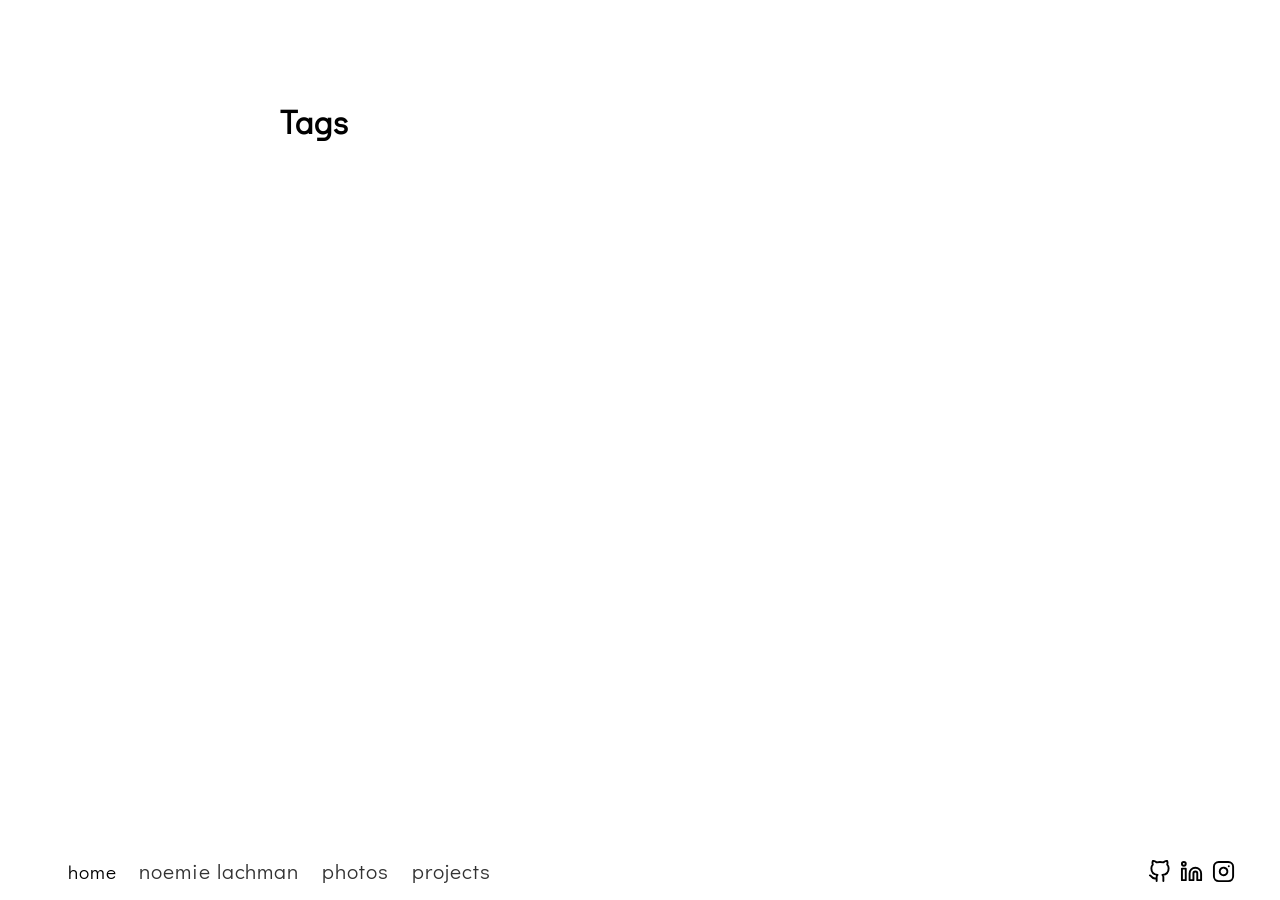
<file: tags/index.html>
<!DOCTYPE html>
<html lang="en-us">

<head>
	<meta charset="UTF-8">
	<meta name="viewport" content="width=device-width, initial-scale=1.0">
	<meta http-equiv="X-UA-Compatible" content="ie=edge">
<meta itemprop="name" content="Tags">
<meta itemprop="description" content=""><meta property="og:title" content="Tags" />
<meta property="og:description" content="" />
<meta property="og:type" content="website" />
<meta property="og:url" content="/tags/" />

<meta name="twitter:card" content="summary"/>
<meta name="twitter:title" content="Tags"/>
<meta name="twitter:description" content=""/>

	<link rel="apple-touch-icon" sizes="180x180" href="/apple-touch-icon.png">
	<link rel="icon" type="image/png" sizes="32x32" href="/favicon-32x32.png">
	<link rel="icon" type="image/png" sizes="16x16" href="/favicon-16x16.png">
	<link rel="manifest" href="/site.webmanifest">
	<link rel="mask-icon" href="/safari-pinned-tab.svg" color="">
	<link rel="shortcut icon" href="/favicon.ico">

	<title>Tags</title>
	<link rel="alternate" type="application/rss+xml" href="/tags/index.xml" title="Tags" />
	<link rel="stylesheet" href="/css/style.min.03078b01bf6d91a5902232f281b65304de1fa9ef5adf7d3e9c5ba7675fb6108a.css" integrity="sha256-AweLAb9tkaWQIjLygbZTBN4fqe9a330+nFunZ1+2EIo=" crossorigin="anonymous">
    
  <link rel="stylesheet" href='https://fonts.googleapis.com/css?family=Didact+Gothic|Didact+Gothic+Mono' />
  <style> html {font-family: 'Didact Gothic', sans-serif; } </style>
  <style> body {font-family: 'Didact Gothic', sans-serif; } </style>
  <style> h1 {font-family: 'Didact Gothic', sans-serif; } </style>
  <style> h2 {font-family: 'Didact Gothic', sans-serif; } </style>
  <style> h3 {font-family: 'Didact Gothic', sans-serif; } </style>
  <style> h4 {font-family: 'Didact Gothic', sans-serif; } </style>
  <style> h5 {font-family: 'Didact Gothic', sans-serif; } </style>
  <style> h6 {font-family: 'Didact Gothic', sans-serif; } </style>
  <style> pre {font-family: 'Didact Gothic Mono', monospace; } </style>
  <style> code {font-family: 'Didact Gothic Mono', monospace; } </style>   

</head>

<body id="page">
	
	<header id="site-header" class="animated slideInUp">
		<div class="hdr-wrapper section-inner">
			<div class="hdr-left">
				<div class="site-branding">
					<a href="/"></a>
				</div>
        <a href="/">home</a>
				<nav class="site-nav hide-in-mobile">
					
				<a href="/about/">noemie lachman</a>
				<a href="/photos/">photos</a>
				<a href="/projects/">projects</a>

				</nav>
			</div>
			<div class="hdr-right hdr-icons">
				<span class="hdr-social hide-in-mobile"><a href="https://github.com/noemielach" target="_blank" rel="noopener me" title="Github"><svg xmlns="http://www.w3.org/2000/svg" class="feather" width="24" height="24" viewBox="0 0 24 24" fill="none" stroke="currentColor" stroke-width="2" stroke-linecap="round" stroke-linejoin="round"><path d="M9 19c-5 1.5-5-2.5-7-3m14 6v-3.87a3.37 3.37 0 0 0-.94-2.61c3.14-.35 6.44-1.54 6.44-7A5.44 5.44 0 0 0 20 4.77 5.07 5.07 0 0 0 19.91 1S18.73.65 16 2.48a13.38 13.38 0 0 0-7 0C6.27.65 5.09 1 5.09 1A5.07 5.07 0 0 0 5 4.77a5.44 5.44 0 0 0-1.5 3.78c0 5.42 3.3 6.61 6.44 7A3.37 3.37 0 0 0 9 18.13V22"></path></svg></a><a href="https://www.linkedin.com/in/noemie-lachman-31035b119/" target="_blank" rel="noopener me" title="Linkedin"><svg xmlns="http://www.w3.org/2000/svg" class="feather" width="24" height="24" viewBox="0 0 24 24" fill="none" stroke="currentColor" stroke-width="2" stroke-linecap="round" stroke-linejoin="round"><path d="M16 8a6 6 0 0 1 6 6v7h-4v-7a2 2 0 0 0-2-2 2 2 0 0 0-2 2v7h-4v-7a6 6 0 0 1 6-6z"></path><rect x="2" y="9" width="4" height="12"></rect><circle cx="4" cy="4" r="2"></circle></svg></a><a href="https://instagram.com/noemielach" target="_blank" rel="noopener me" title="Instagram"><svg xmlns="http://www.w3.org/2000/svg" class="feather" width="24" height="24" viewBox="0 0 24 24" fill="none" stroke="currentColor" stroke-width="2" stroke-linecap="round" stroke-linejoin="round"><rect x="2" y="2" width="20" height="20" rx="5" ry="5"></rect><path d="M16 11.37A4 4 0 1 1 12.63 8 4 4 0 0 1 16 11.37z"></path><line x1="17.5" y1="6.5" x2="17.5" y2="6.5"></line></svg></a></span><button id="menu-btn" class="hdr-btn" title="Menu"><svg xmlns="http://www.w3.org/2000/svg" width="24" height="24" viewBox="0 0 24 24" fill="none" stroke="currentColor" stroke-width="2" stroke-linecap="round" stroke-linejoin="round" class="feather feather-menu"><line x1="3" y1="12" x2="21" y2="12"></line><line x1="3" y1="6" x2="21" y2="6"></line><line x1="3" y1="18" x2="21" y2="18"></line></svg></button>
			</div>
		</div>
	</header>
	<div id="mobile-menu" class="animated fast">
		<ul>
			<li><a href="/about/">noemie lachman</a></li>
			<li><a href="/photos/">photos</a></li>
			<li><a href="/projects/">projects</a></li>
		</ul>
	</div>


	<main class="site-main section-inner thin animated fadeIn faster">
		<h1>Tags</h1>
	</main>




	<script src="/js/bundle.min.7d8545daa55d62427355498dd8da13f98ff79a7938ce7d2a5e2ae1ec0de3beb8.js" integrity="sha256-fYVF2qVdYkJzVUmN2NoT+Y/3mnk4zn0qXirh7A3jvrg=" crossorigin="anonymous"></script>
	

</body>

</html>
</file>
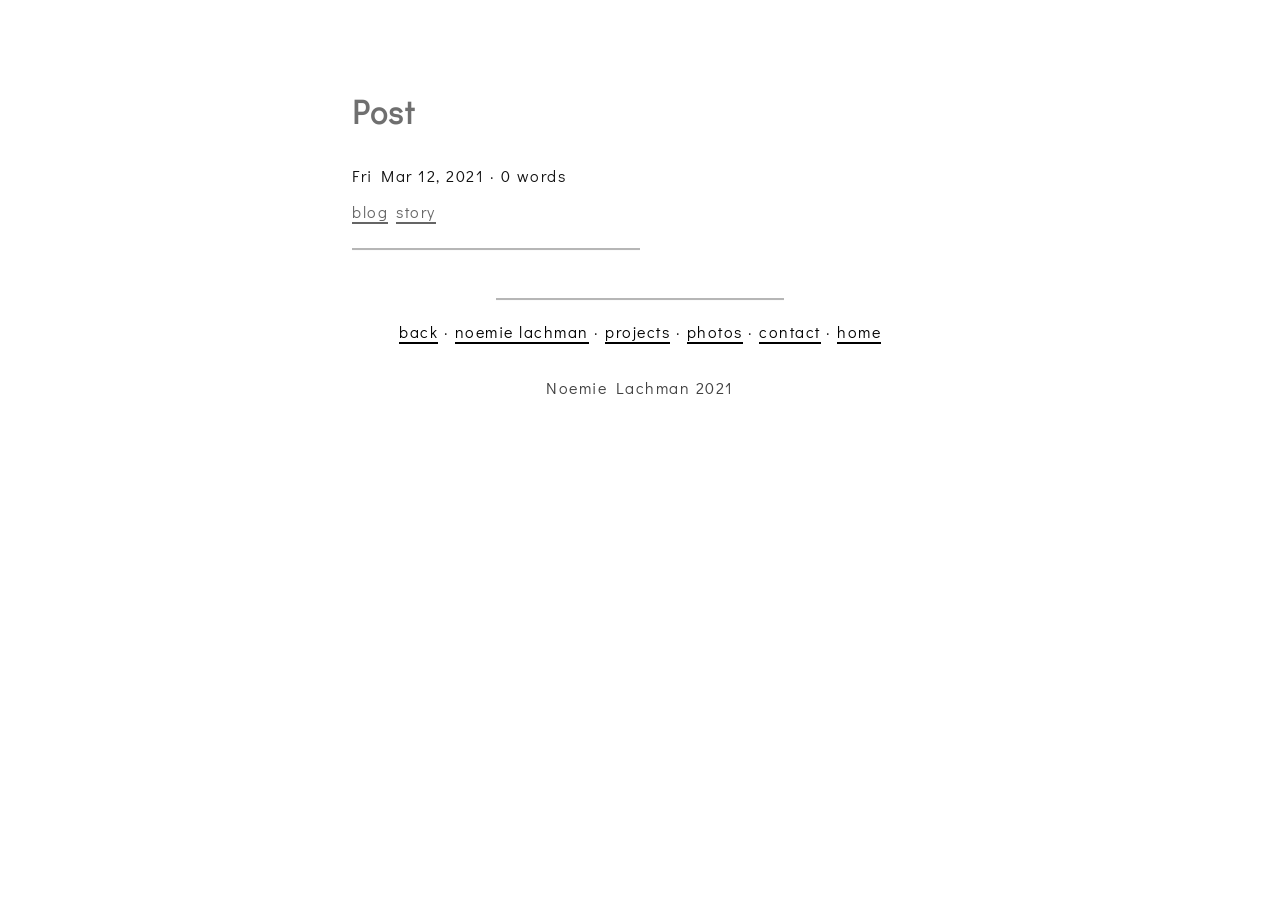
<file: posts/post/index.html>
<!DOCTYPE html>
<html>

<head>
    
    <meta charset="utf-8">
<meta http-equiv="X-UA-Compatible" content="chrome=1">
<meta name="HandheldFriendly" content="True">
<meta name="MobileOptimized" content="320">
<meta name="viewport" content="width=device-width, initial-scale=1.0">
<meta name="referrer" content="no-referrer">

<title>
    Post - My New Hugo Site
</title>









<link rel="stylesheet" href="/css/main.min.b02856b3976a1b34224d06cc0968f570117c0374adf7bfb0cd69a8390da67299.css" integrity="sha256-sChWs5dqGzQiTQbMCWj1cBF8A3St97&#43;wzWmoOQ2mcpk=" crossorigin="anonymous" media="screen">




  






<link rel="stylesheet" href="https://fonts.googleapis.com/css?family=Didact+Gothic">

<meta name="twitter:card" content="summary"/>
<meta name="twitter:title" content="Post"/>
<meta name="twitter:description" content=""/>

<meta property="og:title" content="Post" />
<meta property="og:description" content="" />
<meta property="og:type" content="article" />
<meta property="og:url" content="/posts/post/" /><meta property="article:section" content="posts" />
<meta property="article:published_time" content="2021-03-12T21:00:21&#43;00:00" />
<meta property="article:modified_time" content="2021-03-12T21:00:21&#43;00:00" />



    

    
    
    
    <title>
        
        Post
        
    </title>
</head>

<body>
    
    
    <header class="wrap flex-container">
        <h1>Post</h1>
    </header>
    
    <main class="wrap">
        
<div class="flex-container">
    <aside role="complementary">
        Fri Mar 12, 2021 &#183; 0 words
        <div class="tag-container">
            
            
            <span class="tag">
                <a href="/tags/blog/">
                    blog
                </a>
            </span>
            
            
            
            <span class="tag">
                <a href="/tags/story/">
                    story
                </a>
            </span>
            
            
        </div>
    </aside>
    <hr />
    <article role="article">
        
    </article>
</div>


        
<nav role="navigation" class="flex-container bottom-menu">
    
<hr />
<p>


    
        <a href="/posts">back</a>
        
            &#183;
        
    

    
        
            <a href="/about">noemie lachman</a>
        
    
    
        
            &#183; 
            <a href="/posts">projects</a>
        
            &#183; 
            <a href="/photos">photos</a>
        
            &#183; 
            <a href="/contact">contact</a>
        
    
    
    
        &#183; 
        <a href="/">
            home
        </a>
    

</p>
</nav>

    </main>
    
    <footer class="flex-container footer">Noemie Lachman 2021
</footer>
    
    
</body>

</html>
</file>
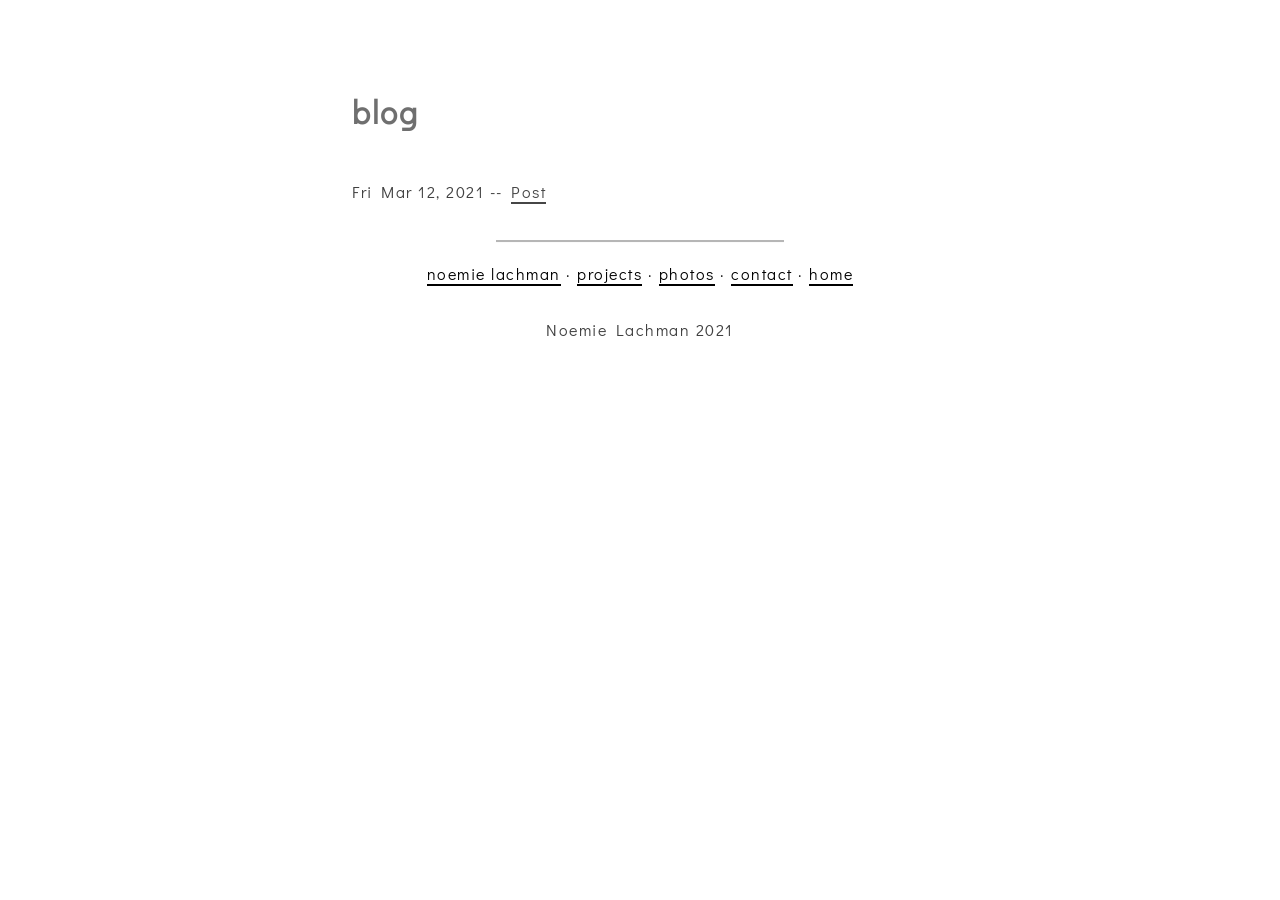
<file: tags/blog/index.html>
<!DOCTYPE html>
<html>

<head>
    
    <meta charset="utf-8">
<meta http-equiv="X-UA-Compatible" content="chrome=1">
<meta name="HandheldFriendly" content="True">
<meta name="MobileOptimized" content="320">
<meta name="viewport" content="width=device-width, initial-scale=1.0">
<meta name="referrer" content="no-referrer">

<title>
    blog - My New Hugo Site
</title>
<link href="/tags/blog/index.xml" rel="alternate" type="application/rss+xml" title="My New Hugo Site" />








<link rel="stylesheet" href="/css/main.min.b02856b3976a1b34224d06cc0968f570117c0374adf7bfb0cd69a8390da67299.css" integrity="sha256-sChWs5dqGzQiTQbMCWj1cBF8A3St97&#43;wzWmoOQ2mcpk=" crossorigin="anonymous" media="screen">




  






<link rel="stylesheet" href="https://fonts.googleapis.com/css?family=Didact+Gothic">

<meta name="twitter:card" content="summary"/>
<meta name="twitter:title" content="blog"/>
<meta name="twitter:description" content=""/>

<meta property="og:title" content="blog" />
<meta property="og:description" content="" />
<meta property="og:type" content="website" />
<meta property="og:url" content="/tags/blog/" />



    

    
    
    
    <title>
        
        blog
        
    </title>
</head>

<body>
    
    
    <header class="wrap flex-container">
        <h1>blog</h1>
    </header>
    
    <main class="wrap">
        
<article class="flex-container">
    
</article>
<nav role="navigation">
    <ul>
        
        <li>
            
            Fri Mar 12, 2021 --
            
            <a href="/posts/post/">
                Post
            </a>
        </li>
        
    </ul>
</nav>


        
        
        <nav role="navigation" class="flex-container bottom-menu">
            
<hr />
<p>


    

    
        
            <a href="/about">noemie lachman</a>
        
    
    
        
            &#183; 
            <a href="/posts">projects</a>
        
            &#183; 
            <a href="/photos">photos</a>
        
            &#183; 
            <a href="/contact">contact</a>
        
    
    
    
        &#183; 
        <a href="/">
            home
        </a>
    

</p>
        </nav>
        
        
    </main>
    
    <footer class="flex-container footer">Noemie Lachman 2021
</footer>
    
    
</body>

</html>
</file>
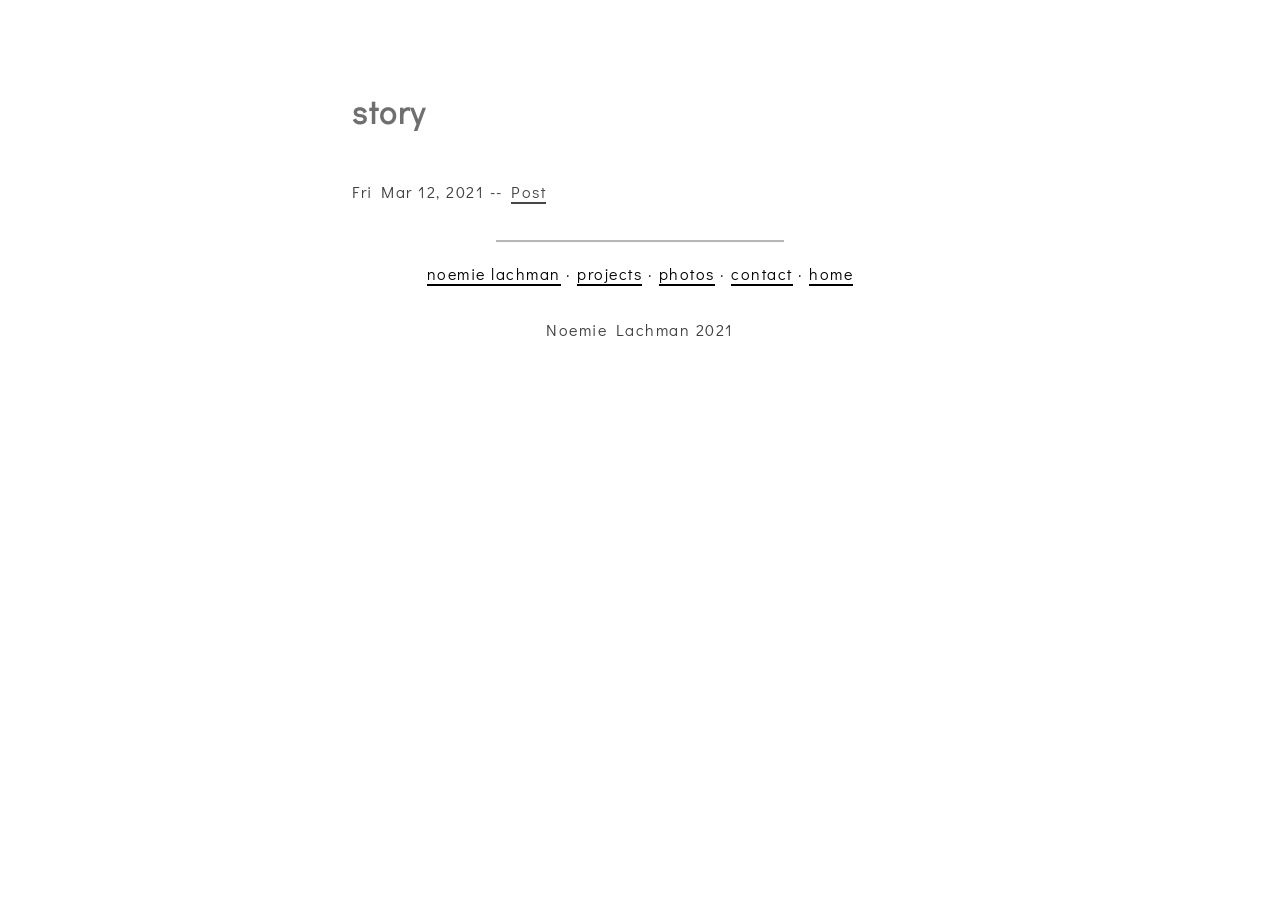
<file: tags/story/index.html>
<!DOCTYPE html>
<html>

<head>
    
    <meta charset="utf-8">
<meta http-equiv="X-UA-Compatible" content="chrome=1">
<meta name="HandheldFriendly" content="True">
<meta name="MobileOptimized" content="320">
<meta name="viewport" content="width=device-width, initial-scale=1.0">
<meta name="referrer" content="no-referrer">

<title>
    story - My New Hugo Site
</title>
<link href="/tags/story/index.xml" rel="alternate" type="application/rss+xml" title="My New Hugo Site" />








<link rel="stylesheet" href="/css/main.min.b02856b3976a1b34224d06cc0968f570117c0374adf7bfb0cd69a8390da67299.css" integrity="sha256-sChWs5dqGzQiTQbMCWj1cBF8A3St97&#43;wzWmoOQ2mcpk=" crossorigin="anonymous" media="screen">




  






<link rel="stylesheet" href="https://fonts.googleapis.com/css?family=Didact+Gothic">

<meta name="twitter:card" content="summary"/>
<meta name="twitter:title" content="story"/>
<meta name="twitter:description" content=""/>

<meta property="og:title" content="story" />
<meta property="og:description" content="" />
<meta property="og:type" content="website" />
<meta property="og:url" content="/tags/story/" />



    

    
    
    
    <title>
        
        story
        
    </title>
</head>

<body>
    
    
    <header class="wrap flex-container">
        <h1>story</h1>
    </header>
    
    <main class="wrap">
        
<article class="flex-container">
    
</article>
<nav role="navigation">
    <ul>
        
        <li>
            
            Fri Mar 12, 2021 --
            
            <a href="/posts/post/">
                Post
            </a>
        </li>
        
    </ul>
</nav>


        
        
        <nav role="navigation" class="flex-container bottom-menu">
            
<hr />
<p>


    

    
        
            <a href="/about">noemie lachman</a>
        
    
    
        
            &#183; 
            <a href="/posts">projects</a>
        
            &#183; 
            <a href="/photos">photos</a>
        
            &#183; 
            <a href="/contact">contact</a>
        
    
    
    
        &#183; 
        <a href="/">
            home
        </a>
    

</p>
        </nav>
        
        
    </main>
    
    <footer class="flex-container footer">Noemie Lachman 2021
</footer>
    
    
</body>

</html>
</file>
<file: css/main.min.b02856b3976a1b34224d06cc0968f570117c0374adf7bfb0cd69a8390da67299.css>
*{margin:0;padding:0;box-sizing:border-box}html{background-color:#fff;font-family:didact gothic,sans serif;font-size:16px}body{font-size:16px;font-family:didact gothic,sans serif;color:#111;line-height:2rem;letter-spacing:1.5px;text-shadow:none;display:flex;flex-direction:column;justify-content:space-between;align-items:center;opacity:1}header{padding:6em 1em 1em 0}@media screen and (max-width:736px){header{padding:3em 0}}h1,h2,h3{margin-bottom:.5em;font-family:didact gothic,sans-serif;opacity:.6}li{opacity:.8}li a{opacity:.9}ul{list-style-type:none}p{display:inline}a{color:#000;text-decoration:none;border-bottom:2px solid #000;transition:.5s ease}a:hover{color:#111;font-style:none}a:active{color:#000}hr{margin:1rem 0;background-color:initial;box-shadow:0 1px rgba(219,219,219,.3);width:50%;border-style:solid;border-width:1px;opacity:.3}nav{margin:1em auto}.wrap{margin:0 auto;width:45%;max-width:64em}@media screen and (max-width:736px){.wrap{width:90%}}.tag-container{display:flex;flex-direction:row;justify-content:flex-start;align-items:center}.tag{background-color:initial;position:relative;bottom:0}.flex-container{display:flex;flex-direction:column;justify-content:center;align-items:flex-start}.bottom-menu{display:flex;flex-direction:column;justify-content:center;align-items:center;text-align:center}.footer{width:100%;display:flex;justify-content:center;align-items:center;text-align:center;background-color:initial;position:relative;bottom:0;padding:1rem;font-family:didact gothic,sans serif;font-size:1rem;line-height:1em;opacity:.8}.footer a{border-bottom:none;display:contents}#splash{min-height:calc(100vh - 6em)}.big-link{font-family:didact gothic,sans serif;font-size:3rem;font-weight:300;margin-bottom:2rem;line-height:1.5em}#title{margin-top:3rem;font-family:didact gothic,sans serif;font-size:2rem;line-height:3rem;margin-bottom:2rem}article{width:100%;line-height:2em;letter-spacing:2px}article div{width:100%;height:100%;margin-bottom:1em}article h1,article h2,article h3{margin:1em 0;text-align:left}article .anchor-link>a{border-bottom:none;color:#111}article .anchor-link>a:hover>.pilcrow{display:inline}article span.pilcrow{display:none}article p{display:block;margin-bottom:1em;line-height:1.6;letter-spacing:1.5px}article .highlight{width:100%}article pre{line-height:2rem;border-radius:3px;padding:1rem;overflow-x:auto;background-color:#000004;width:100%;margin-bottom:1em}article pre>code{border:none}article code{font-size:.9rem;font-family:source code pro,monospace;padding:.1rem;border-radius:3px;border:1px solid #000}article img{width:100%;max-width:100%;display:block;margin:2rem auto;opacity:1}article blockquote{background-color:#000;color:#fff;padding:2rem;margin:2rem 1rem;border-radius:3px}article blockquote a{color:#fff}article blockquote ul{margin-top:1rem}article blockquote li{list-style:disc}article table{width:100%;border-collapse:collapse;margin:1rem 0;overflow-x:auto}article table th{font-size:.9rem}article table td,article table th{padding:2px 5px;text-align:center;border:1px solid #000}article li{line-height:2;padding-left:.4rem}article li:last-child{margin-bottom:1rem}article ul{list-style:disc outside;padding-left:2rem}article ol{list-style:decimal outside;padding-left:2rem}article .gist{max-width:100%}article .gist td,article .gist th{text-align:left;border:0}article .gist .gist-meta{background-color:initial;color:#111}article .gist .gist-meta a{color:#111}.tag{padding:.25em 0;margin-right:.5em;opacity:.6}.grid{margin:1em auto;display:grid;grid-gap:20px;grid-template-columns:repeat(auto-fit,minmax(400px,1fr));grid-auto-rows:400px}@media screen and (max-width:736px){.grid{grid-template-columns:repeat(auto-fit,minmax(100%,1fr))}}.grid.keep-aspect-ratio{grid-auto-rows:auto;place-items:start}.grid>div{background-color:initial;overflow:hidden}.grid>div>img{height:100%;width:100%;-o-object-fit:cover;object-fit:cover;opacity:1}.grid>div>a{border-bottom:none}.grid>div>a>img{height:100%;width:100%;-o-object-fit:cover;object-fit:cover;opacity:1}.video{position:fixed;z-index:-1}#overlay{position:fixed;height:100%;width:100%;top:0;left:0;background:rgba(0,0,0,.4);z-index:-1}@media(min-aspect-ratio:16/9){.video{width:100%;height:auto}}@media(max-aspect-ratio:16/9){.video{width:auto;height:100%}}.go-left{justify-content:flex-start;align-items:flex-start}.go-right{justify-content:flex-end;align-items:flex-end}.go-center{justify-content:center;align-items:center}
</file>
<file: css/style.min.03078b01bf6d91a5902232f281b65304de1fa9ef5adf7d3e9c5ba7675fb6108a.css>
@charset "UTF-8";/*!normalize.css v8.0.0 | MIT License | github.com/necolas/normalize.css*/html{line-height:1.15;-webkit-text-size-adjust:100%}body{margin:0}h1{font-size:2em;margin:.67em 0}hr{box-sizing:content-box;height:0;overflow:visible}pre{font-family:monospace,monospace;font-size:1em}a{background-color:initial}abbr[title]{border-bottom:none;text-decoration:underline;text-decoration:underline dotted}b,strong{font-weight:bolder}code,kbd,samp{font-family:monospace,monospace;font-size:1em}small{font-size:80%}sub,sup{font-size:75%;line-height:0;position:relative;vertical-align:baseline}sub{bottom:-.25em}sup{top:-.5em}img{border-style:none}button,input,optgroup,select,textarea{font-family:inherit;font-size:100%;line-height:1.15;margin:0}button,input{overflow:visible}button,select{text-transform:none}button,[type=button],[type=reset],[type=submit]{-webkit-appearance:button}button::-moz-focus-inner,[type=button]::-moz-focus-inner,[type=reset]::-moz-focus-inner,[type=submit]::-moz-focus-inner{border-style:none;padding:0}button:-moz-focusring,[type=button]:-moz-focusring,[type=reset]:-moz-focusring,[type=submit]:-moz-focusring{outline:1px dotted ButtonText}fieldset{padding:.35em .75em .625em}legend{box-sizing:border-box;color:inherit;display:table;max-width:100%;padding:0;white-space:normal}progress{vertical-align:baseline}textarea{overflow:auto}[type=checkbox],[type=radio]{box-sizing:border-box;padding:0}[type=number]::-webkit-inner-spin-button,[type=number]::-webkit-outer-spin-button{height:auto}[type=search]{-webkit-appearance:textfield;outline-offset:-2px}[type=search]::-webkit-search-decoration{-webkit-appearance:none}::-webkit-file-upload-button{-webkit-appearance:button;font:inherit}details{display:block}summary{display:list-item}template{display:none}[hidden]{display:none}.chroma{color:#eee;background-color:#fff}.chroma .err{color:#960050;background-color:#1e0010}.chroma .lntd{vertical-align:top;padding:0;margin:0;border:0}.chroma .lntable{border-spacing:0;padding:0;margin:0;border:0;width:auto;overflow:auto;display:block}.chroma .hl{display:block;width:100%;background-color:#ffc}.chroma .lnt{margin-right:.4em;padding:0 .4em}.chroma .ln{margin-right:.4em;padding:0 .4em}.chroma .k{color:#66d9ef}.chroma .kc{color:#66d9ef}.chroma .kd{color:#66d9ef}.chroma .kn{color:#f92672}.chroma .kp{color:#66d9ef}.chroma .kr{color:#66d9ef}.chroma .kt{color:#66d9ef}.chroma .na{color:#a6e22e}.chroma .nc{color:#a6e22e}.chroma .no{color:#66d9ef}.chroma .nd{color:#a6e22e}.chroma .ne{color:#a6e22e}.chroma .nf{color:#a6e22e}.chroma .nx{color:#a6e22e}.chroma .nt{color:#f92672}.chroma .l{color:#ae81ff}.chroma .ld{color:#e6db74}.chroma .s{color:#e6db74}.chroma .sa{color:#e6db74}.chroma .sb{color:#e6db74}.chroma .sc{color:#e6db74}.chroma .dl{color:#e6db74}.chroma .sd{color:#e6db74}.chroma .s2{color:#e6db74}.chroma .se{color:#ae81ff}.chroma .sh{color:#e6db74}.chroma .si{color:#e6db74}.chroma .sx{color:#e6db74}.chroma .sr{color:#e6db74}.chroma .s1{color:#e6db74}.chroma .ss{color:#e6db74}.chroma .m{color:#ae81ff}.chroma .mb{color:#ae81ff}.chroma .mf{color:#ae81ff}.chroma .mh{color:#ae81ff}.chroma .mi{color:#ae81ff}.chroma .il{color:#ae81ff}.chroma .mo{color:#ae81ff}.chroma .o{color:#f92672}.chroma .ow{color:#f92672}.chroma .c{color:#75715e}.chroma .ch{color:#75715e}.chroma .cm{color:#75715e}.chroma .c1{color:#75715e}.chroma .cs{color:#75715e}.chroma .cp{color:#75715e}.chroma .cpf{color:#75715e}.chroma .gd{color:#f92672}.chroma .ge{font-style:italic}.chroma .gi{color:#a6e22e}.chroma .gs{font-weight:700}.chroma .gu{color:#75715e}/*!* animate.css - https://animate.style/
* Version - 4.1.0
* Licensed under the MIT license - http://opensource.org/licenses/MIT
*
* Copyright (c) 2020 Animate.css*/:root{--animate-duration:1s;--animate-delay:1s;--animate-repeat:1}.animated{animation-duration:1s;animation-duration:var(--animate-duration);animation-fill-mode:both}.animated.infinite{animation-iteration-count:infinite}.animated.repeat-1{animation-iteration-count:1;animation-iteration-count:var(--animate-repeat)}.animated.repeat-2{animation-iteration-count:2;animation-iteration-count:calc(var(--animate-repeat)*2)}.animated.repeat-3{animation-iteration-count:3;animation-iteration-count:calc(var(--animate-repeat)*3)}.animated.delay-1s{animation-delay:1s;animation-delay:var(--animate-delay)}.animated.delay-2s{animation-delay:2s;animation-delay:calc(var(--animate-delay)*2)}.animated.delay-3s{animation-delay:3s;animation-delay:calc(var(--animate-delay)*3)}.animated.delay-4s{animation-delay:4s;animation-delay:calc(var(--animate-delay)*4)}.animated.delay-5s{animation-delay:5s;animation-delay:calc(var(--animate-delay)*5)}.animated.faster{animation-duration:.5s;animation-duration:calc(var(--animate-duration)/2)}.animated.fast{animation-duration:.8s;animation-duration:calc(var(--animate-duration)*.8)}.animated.slow{animation-duration:2s;animation-duration:calc(var(--animate-duration)*2)}.animated.slower{animation-duration:3s;animation-duration:calc(var(--animate-duration)*3)}@media(prefers-reduced-motion:reduce),print{.animated{animation-duration:1ms!important;transition-duration:1ms!important;animation-iteration-count:1!important}.animated[class*=Out]{opacity:0}}@keyframes bounce{0%,20%,53%,to{animation-timing-function:cubic-bezier(.215,.61,.355,1);transform:translateZ(0)}40%,43%{animation-timing-function:cubic-bezier(.755,.05,.855,.06);transform:translate3d(0,-30px,0)scaleY(1.1)}70%{animation-timing-function:cubic-bezier(.755,.05,.855,.06);transform:translate3d(0,-15px,0)scaleY(1.05)}80%{transition-timing-function:cubic-bezier(.215,.61,.355,1);transform:translateZ(0)scaleY(.95)}90%{transform:translate3d(0,-4px,0)scaleY(1.02)}}.bounce{animation-name:bounce;transform-origin:center bottom}@keyframes bounceInRight{0%,60%,75%,90%,to{animation-timing-function:cubic-bezier(.215,.61,.355,1)}0%{opacity:0;transform:translate3d(3000px,0,0)scaleX(3)}60%{opacity:1;transform:translate3d(-25px,0,0)scaleX(1)}75%{transform:translate3d(10px,0,0)scaleX(.98)}90%{transform:translate3d(-5px,0,0)scaleX(.995)}to{transform:translateZ(0)}}.bounceInRight{animation-name:bounceInRight}@keyframes bounceOutRight{20%{opacity:1;transform:translate3d(-20px,0,0)scaleX(.9)}to{opacity:0;transform:translate3d(2000px,0,0)scaleX(2)}}.bounceOutRight{animation-name:bounceOutRight}@keyframes fadeIn{0%{opacity:0}to{opacity:1}}.fadeIn{animation-name:fadeIn}@keyframes slideInUp{0%{transform:translate3d(0,100%,0);visibility:visible}to{transform:translateZ(0)}}.slideInUp{animation-name:slideInUp}@keyframes slideOutDown{0%{transform:translateZ(0)}to{visibility:hidden;transform:translate3d(0,100%,0)}}.slideOutDown{animation-name:slideOutDown}::-webkit-scrollbar{width:8px;height:8px;background:#fff}::-webkit-scrollbar-thumb{background:#888}::-webkit-scrollbar-thumb:hover{background:#000}html{background:#fff;line-height:1.6;letter-spacing:.06em;scroll-behavior:smooth}body,button,input,select,textarea{color:#000}pre{padding:.7em 1.1em;overflow:auto;font-size:.9em;line-height:1.5;letter-spacing:normal;white-space:pre;color:#eee;background:#fff;border-radius:4px}pre code{padding:0;margin:0;background:#fff}code{color:#eee;background:#fff;border-radius:3px;padding:0 3px;margin:0 4px;word-wrap:break-word;letter-spacing:normal}blockquote{border-left:.25em solid;margin:1em;padding:0 1em;font-style:italic}blockquote cite{font-weight:700;font-style:normal}blockquote cite::before{content:"—— "}a{color:#000;text-decoration:none;border:none;transition-property:color;transition-duration:.1s;transition-timing-function:ease-out}a:hover{color:#aaa}hr{opacity:.2;border-width:0 0 5px;border-style:dashed;background:0 0;width:50%;margin:1.8em auto}table{border-collapse:collapse;border-spacing:0;empty-cells:show;width:100%;max-width:100%}table th,table td{padding:1.5%;border:1px solid}table th{font-weight:700;vertical-align:bottom}.section-inner{margin:0 auto;max-width:1200px;width:93%}.thin{max-width:720px;margin:auto}.feather{display:inline-block;vertical-align:-.125em;width:1em;height:1em}.sub-menu{font-size:.7em}.desktop-only,.desktop-only-ib{display:none}.highlight{position:relative}.highlight pre{padding-right:75px}.highlight-copy-btn{position:absolute;bottom:7px;right:7px;border:0;border-radius:4px;padding:1px;font-size:.7em;line-height:1.8;color:#aaa;background-color:#777;opacity:.6;min-width:55px;text-align:center}.highlight-copy-btn:hover{background-color:#666}.screen-reader-text{border:0;clip:rect(1px,1px,1px,1px);clip-path:inset(50%);height:1px;margin:-1px;overflow:hidden;padding:0;position:absolute!important;width:1px;word-wrap:normal!important}.screen-reader-text:focus{background-color:#f1f1f1;border-radius:3px;clip:auto!important;clip-path:none;color:#21759b;display:block;font-size:14px;font-size:.875rem;font-weight:700;height:auto;left:5px;line-height:normal;padding:15px 23px 14px;text-decoration:none;top:5px;width:auto;z-index:100000}#site-header{position:fixed;z-index:1;bottom:0;width:100%;box-sizing:border-box;background-color:#fff;animation-duration:.3s}.hdr-wrapper{display:flex;justify-content:space-between;align-items:center;padding:.5em 0;font-size:1.2rem}.hdr-wrapper .site-branding{display:inline-block;margin-right:.8em;font-size:1.2em}.hdr-wrapper .site-nav{display:inline-block;font-size:1.1em;opacity:.8}.hdr-wrapper .site-nav .has-children{padding-right:.5em;border-right:2px solid #fff}.hdr-wrapper .site-nav .sub-menu>a{margin-left:.3em}.hdr-wrapper .site-nav a{margin-left:.8em}.hdr-icons{font-size:1.2em}.hdr-social{display:inline-block;margin-left:.6em}.hdr-social>a{margin-left:.4em}.hdr-btn{border:none;background:0 0;padding:0;margin-left:.4em;cursor:pointer}#menu-btn{display:none;margin-left:.6em;cursor:pointer}#mobile-menu{position:fixed;bottom:4.8em;right:1.5em;display:none;padding:.6em 1.8em;z-index:1;box-sizing:border-box;background-color:#fff}#mobile-menu ul{list-style:none;margin:0;padding:0;line-height:2;font-size:1.2em}#site-footer{text-align:center;font-size:.9em;margin-bottom:96px;margin-top:64px}#site-footer p{margin:0}#spotlight{display:flex;min-height:100vh;flex-direction:column;align-items:center;justify-content:center;max-width:93%;margin:auto;font-size:1.5rem}#spotlight.error-404{flex-direction:row;line-height:normal}p.img-404{margin:0}p.img-404 svg{width:180px;max-width:100%;height:auto}.banner-404{margin-left:2em}.banner-404 h1{font-size:3em;margin:.5rem 0}.banner-404 p{margin-top:0}.banner-404 .btn-404{font-size:.8em}.banner-404 .btn-404 a{display:inline-block;border:2px solid #000;border-radius:5px;padding:5px;transition-property:color,border-color}.banner-404 .btn-404 a:first-child{margin-right:1em}.banner-404 .btn-404 a:hover{border-color:#000}.banner-404 .btn-404 a svg{margin-right:.5em}#home-center{display:flex;flex-grow:1;flex-direction:column;justify-content:center}#home-title{margin:0;text-align:left}#home-subtitle{margin-top:0;margin-bottom:1.5em;text-align:left;line-height:normal;font-size:.7em;font-style:italic;opacity:.9}#home-social{font-size:1.4em;text-align:left;opacity:.8;margin-top:1em}#home-social a{margin:0 .2em}#home-nav{opacity:.8}#home-nav a{font-weight:700;display:block;text-align:left;margin-top:.5em;color:#000!important;font-size:50px}#home-nav a:hover{cursor:pointer}#home-footer{text-align:center;font-size:.6em;line-height:normal;opacity:.6}#home-footer p{margin-top:0}.posts-group{display:flex;margin-bottom:1.9em;line-height:normal}.posts-group .post-year{padding-top:6px;margin-right:1.8em;font-size:1.6em;opacity:.6}.posts-group .post-year:hover{text-decoration:underline;cursor:pointer}.posts-group .posts-list{flex-grow:1;margin:0;padding:0;list-style:none}.posts-group .post-item{border-bottom:1px #fff dashed}.posts-group .post-item a{display:flex;justify-content:space-between;align-items:baseline;padding:12px 0}.posts-group .post-day{flex-shrink:0;margin-left:1em;opacity:.6}.bg-img{width:100vw;height:100vh;opacity:.03;z-index:-1;position:fixed;top:0;background-attachment:fixed;background-repeat:no-repeat;background-size:cover;background-position:50%;transition:opacity}.show-bg-img{z-index:100;opacity:1;cursor:pointer}.post-header{margin-top:1.2em;line-height:normal}.post-header .post-meta{font-size:.9em;letter-spacing:normal;opacity:.6}.post-header h1{margin-top:.1em}hr.post-end{width:50%;margin-top:1.6em;margin-bottom:.8em;margin-left:0;border-style:solid;border-bottom-width:4px}.content a{word-wrap:break-word;border:none;transition-duration:.1s}.content figure{max-width:100%;height:auto;margin:0;text-align:center}.content figure p{font-size:.8em;font-style:italic;opacity:.6}.content figure.left{float:left;margin-right:1.5em;max-width:50%}.content figure.right{float:right;margin-left:1.5em;max-width:50%}.content figure.big{max-width:100vw}.content img{display:block;max-width:100%;height:auto;margin:auto;border-radius:4px}.content ul,.content ol{padding:0;margin-left:1.8em}.content a.anchor{float:left;margin-left:-20px;padding-right:6px;box-shadow:none;opacity:.8}.content a.anchor:hover{background:0 0;color:purple;opacity:1}.content a.anchor svg{display:inline-block;width:14px;height:14px;vertical-align:baseline;visibility:hidden}.content a.anchor:focus svg{visibility:visible}.content h1:hover a.anchor svg,.content h2:hover a.anchor svg,.content h3:hover a.anchor svg,.content h4:hover a.anchor svg,.content h5:hover a.anchor svg,.content h6:hover a.anchor svg{visibility:visible}.footnotes{font-size:.85em}.footnotes a{box-shadow:none;text-decoration:underline;transition-property:color}.footnotes a:hover{background:0 0}.footnotes a.footnote-backref{text-decoration:none}.footnotes ol{line-height:1.8}a.footnote-ref{box-shadow:none;text-decoration:none;padding:2px;border-radius:2px;background-color:#fff}a.footnote-ref:hover{box-shadow:none;background-color:purple;transition-property:background-color}.post-info{font-size:.8rem;line-height:normal;opacity:.6}.post-info p{margin:.8em 0}.post-info a:hover{border-bottom:1px solid purple}.post-info svg{margin-right:.8em}.post-info .tag{margin-right:.5em}.post-info .tag::before{content:"#"}#toc{position:fixed;left:50%;top:0;display:none}.toc-title{margin-left:1em;margin-bottom:.5em;font-size:.8em;font-weight:700}#TableOfContents{font-size:.8em;opacity:.6}#TableOfContents ul{padding-left:1em;margin:0}#TableOfContents>ul{list-style-type:none}#TableOfContents>ul ul ul{font-size:.9em}#TableOfContents a:hover{border-bottom:purple 1px solid}.post-nav{display:flex;justify-content:space-between;margin-top:1.5em;margin-bottom:2.5em;font-size:1.2em}.post-nav a{flex-basis:50%;flex-grow:1}.post-nav .next-post{text-align:left;padding-right:5px}.post-nav .prev-post{text-align:right;padding-left:5px}.post-nav .post-nav-label{font-size:.8em;opacity:.8;text-transform:uppercase}.related-posts{padding:.8em;margin-top:1.5em;font-size:.8rem;border:3px dashed rgba(255,255,255,.2);border-radius:5px}.related-posts h2{margin:0;line-height:normal}.related-posts ul{margin-top:.5em;margin-bottom:0}@media(min-width:800px){.site-main{margin-top:3em}hr.post-end{width:40%}}@media(min-width:960px){.site-main{margin-top:6em}}@media(min-width:1300px){.site-main{margin-top:8em}.desktop-only,#toc.show-toc{display:block}.desktop-only-ib{display:inline-block}figure.left{margin-left:-240px}figure.left p{text-align:left}figure.right{margin-right:-240px}figure.right p{text-align:right}figure.big{width:1200px;margin-left:-240px}hr.post-end{width:30%}#toc{top:13em;margin-left:370px;max-width:220px}}@media(min-width:1800px){.site-main{margin-top:10em}.section-inner{max-width:1600px}.thin{max-width:960px}figure.left{max-width:75%;margin-left:-320px}figure.right{max-width:75%;margin-right:-320px}figure.big{width:1600px;margin-left:-320px}hr.post-end{width:30%}#toc{top:15em;margin-left:490px;max-width:300px}}@media(max-width:760px){.hide-in-mobile,.site-nav.hide-in-mobile{display:none}#menu-btn{display:inline-block}.posts-group{display:block}.posts-group .post-year{margin:-6px 0 4px}#spotlight.error-404{flex-direction:column;text-align:center}#spotlight.error-404 .banner-404{margin:0}}@media(max-width:520px){.content figure.left,.content figure.right{float:unset;max-width:100%;margin:0}hr.post-end{width:60%}#mobile-menu{right:1.2em}}
</file>
